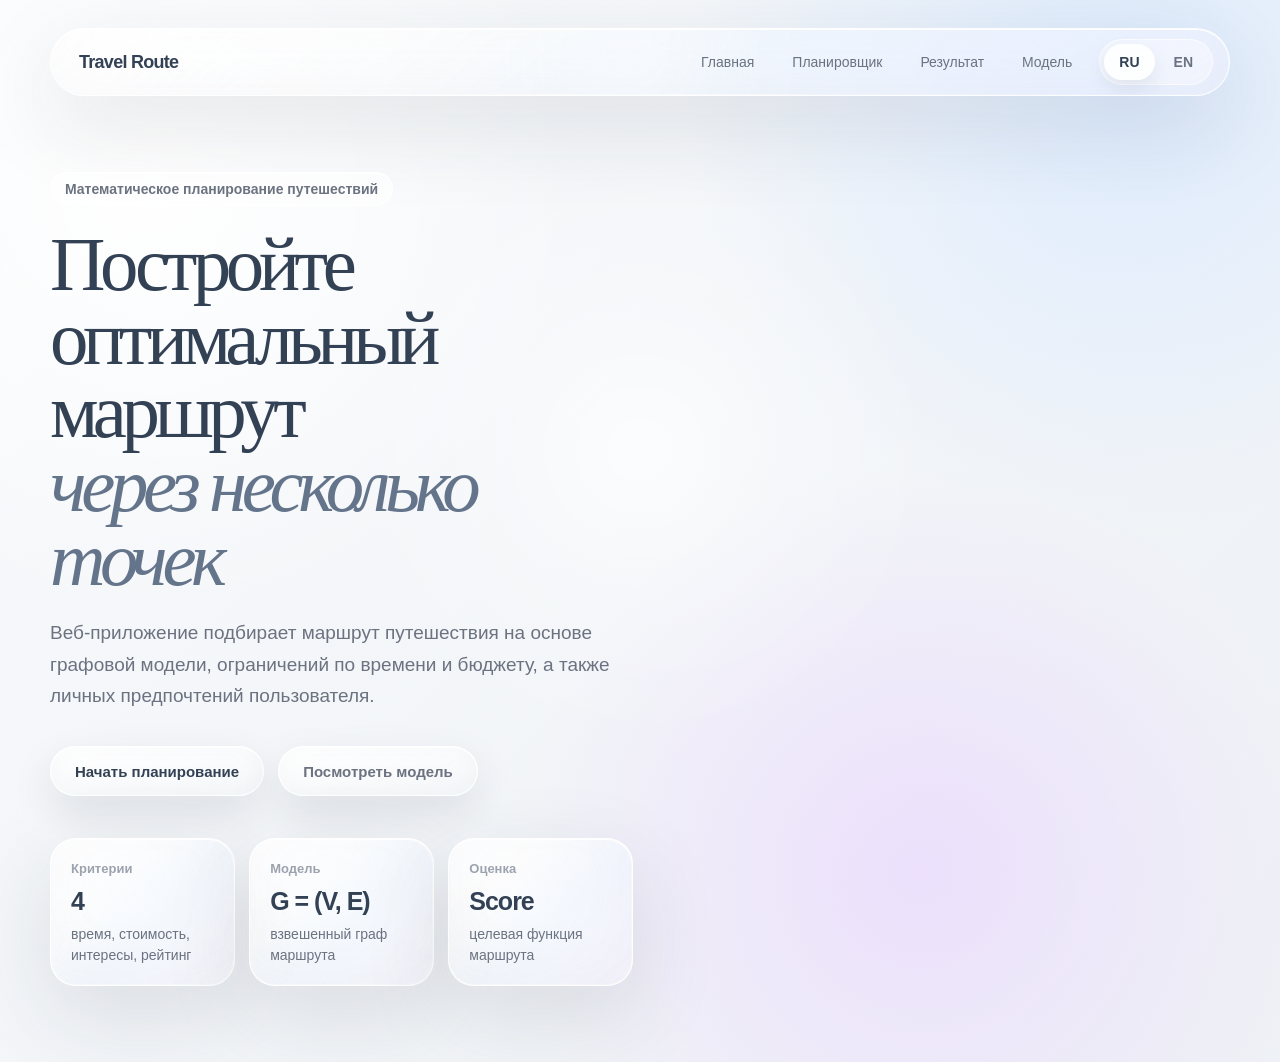
<file: frontend/index.html>
<!DOCTYPE html>
<html lang="ru">
<head>
    <meta charset="UTF-8">
    <title>Travel Route Optimizer</title>
    <meta name="viewport" content="width=device-width, initial-scale=1.0">

    <link rel="stylesheet" href="css/style.css">
    <link rel="stylesheet" href="css/landing.css">
</head>
<body>

<div class="page-shell">

    <header class="navbar glass-panel">
        <div class="nav-title">Travel Route</div>

        <nav class="nav-links">
            <a href="index.html" data-i18n="nav_home">Главная</a>
            <a href="planner.html" data-i18n="nav_planner">Планировщик</a>
            <a href="result.html" data-i18n="nav_result">Результат</a>
            <a href="about.html" data-i18n="nav_model">Модель</a>

            <div class="lang-toggle">
                <button class="active" data-lang="ru">RU</button>
                <button data-lang="en">EN</button>
            </div>
        </nav>
    </header>

    <main class="hero-section">

        <section class="hero-content reveal">
            <div class="eyebrow" data-i18n="hero_eyebrow">
                Математическое планирование путешествий
            </div>

            <h1 data-i18n="hero_title">
                Постройте оптимальный маршрут
                <span>через несколько точек</span>
            </h1>

            <p class="hero-description" data-i18n="hero_description">
                Веб-приложение подбирает маршрут путешествия на основе графовой модели,
                ограничений по времени и бюджету, а также личных предпочтений пользователя.
            </p>

            <div class="hero-actions reveal reveal-delay-1">
                <a href="planner.html" class="glass-button primary-button" data-i18n="hero_start">
                    Начать планирование
                </a>
                <a href="about.html" class="glass-button secondary-button" data-i18n="hero_model">
                    Посмотреть модель
                </a>
            </div>

            <div class="stats-row reveal reveal-delay-2">
                <div class="stat-card glass-panel">
                    <span data-i18n="stat_criteria_label">Критерии</span>
                    <strong>4</strong>
                    <p data-i18n="stat_criteria_text">
                        время, стоимость, интересы, рейтинг
                    </p>
                </div>

                <div class="stat-card glass-panel">
                    <span data-i18n="stat_model_label">Модель</span>
                    <strong>G = (V, E)</strong>
                    <p data-i18n="stat_model_text">
                        взвешенный граф маршрута
                    </p>
                </div>

                <div class="stat-card glass-panel">
                    <span data-i18n="stat_score_label">Оценка</span>
                    <strong>Score</strong>
                    <p data-i18n="stat_score_text">
                        целевая функция маршрута
                    </p>
                </div>
            </div>
        </section>

        <section class="hero-visual glass-panel reveal reveal-delay-3">
            <div class="map-card">
                <div class="map-header">
                    <div>
                        <span class="small-label">Route Preview</span>
                        <h2 data-i18n="route_preview_title">
                            Амстердам → Роттердам
                        </h2>
                    </div>

                    <span class="score-badge">91/100</span>
                </div>

                <div class="abstract-map">
                    <div class="liquid-orb"></div>
                    <div class="route-line"></div>

                    <div class="map-point point-a">
                        <span></span>
                        <p data-i18n="city_amsterdam">Амстердам</p>
                    </div>

                    <div class="map-point point-b">
                        <span></span>
                        <p data-i18n="city_utrecht">Утрехт</p>
                    </div>

                    <div class="map-point point-c">
                        <span></span>
                        <p data-i18n="city_leiden">Лейден</p>
                    </div>

                    <div class="map-point point-d">
                        <span></span>
                        <p data-i18n="city_rotterdam">Роттердам</p>
                    </div>
                </div>

                <div class="summary-grid">
                    <div>
                        <span data-i18n="summary_time">Время</span>
                        <strong>18.4 ч</strong>
                    </div>

                    <div>
                        <span data-i18n="summary_cost">Стоимость</span>
                        <strong>$214 / ₽19 260</strong>
                    </div>

                    <div>
                        <span data-i18n="summary_stops">Остановки</span>
                        <strong>3</strong>
                    </div>

                    <div>
                        <span data-i18n="summary_interests">Интересы</span>
                        <strong>87%</strong>
                    </div>
                </div>
            </div>
        </section>

    </main>

</div>

<script src="js/app.js"></script>
</body>
</html>
</file>
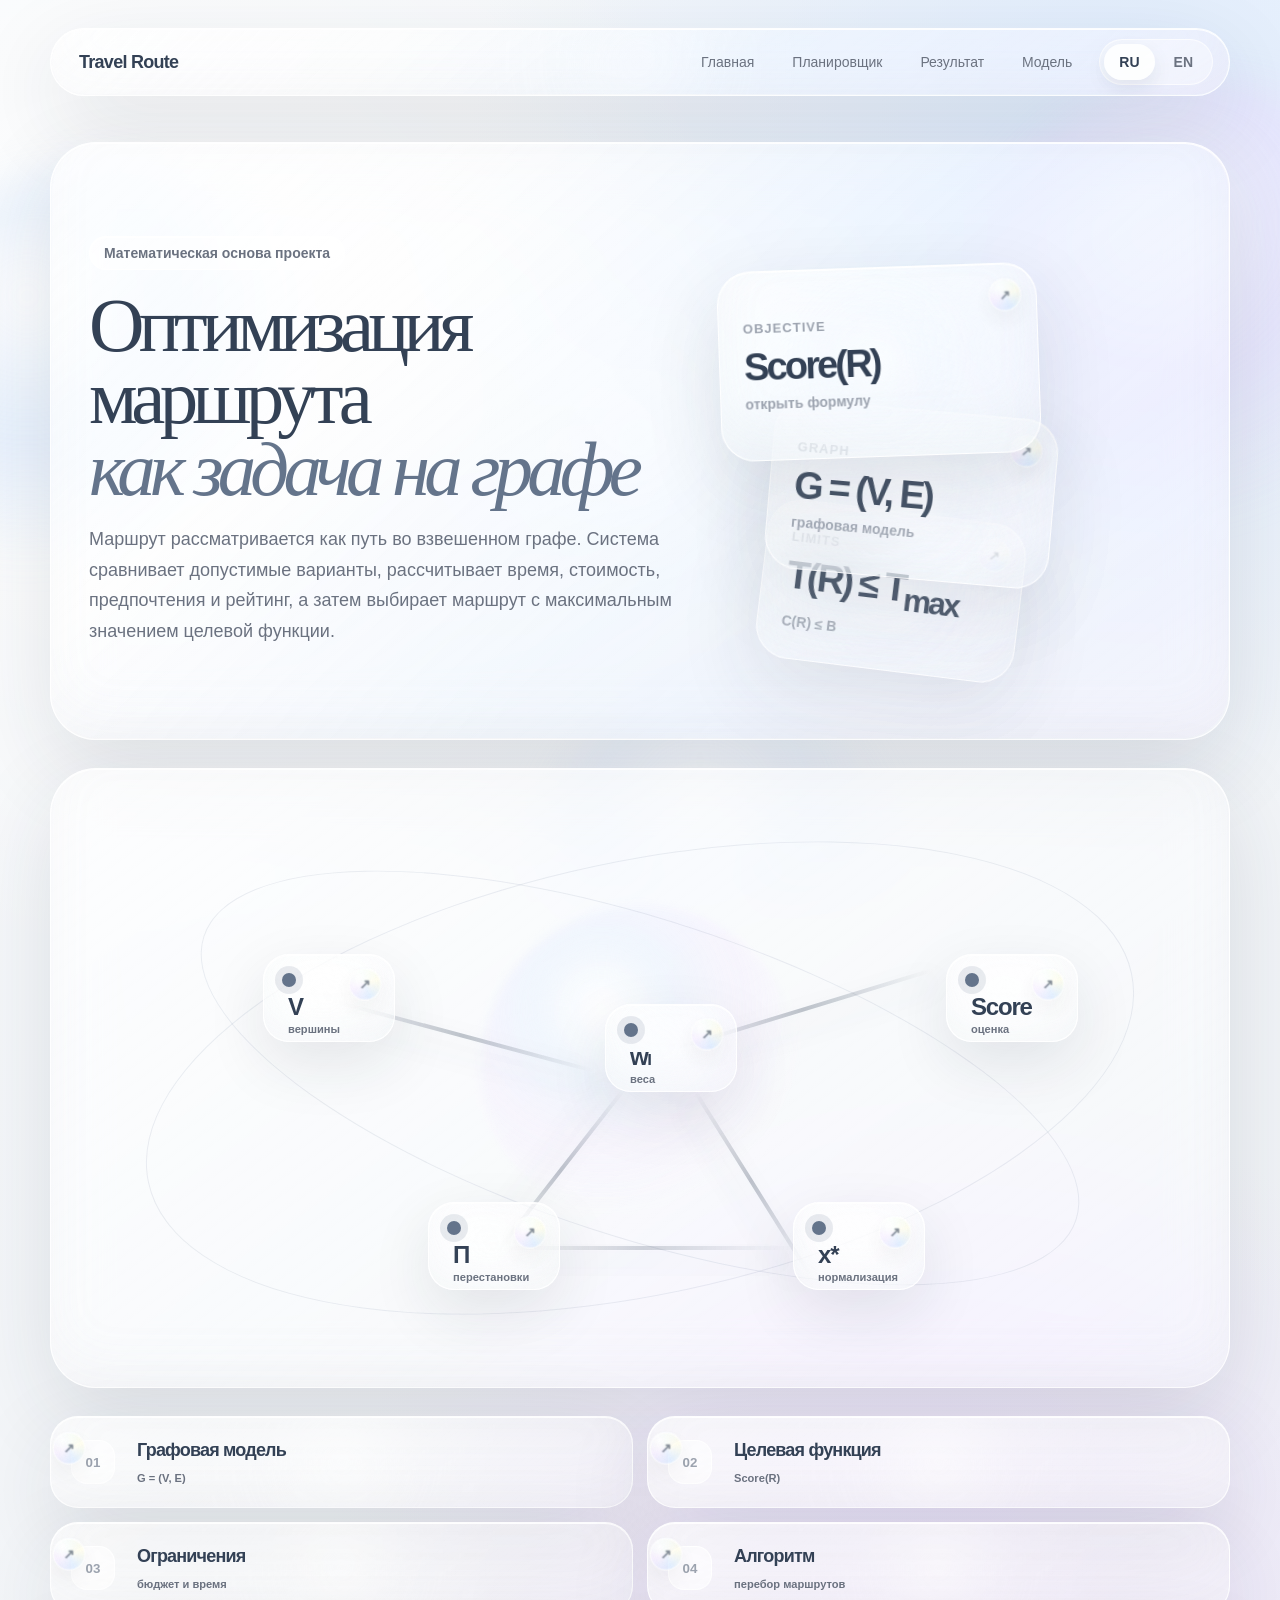
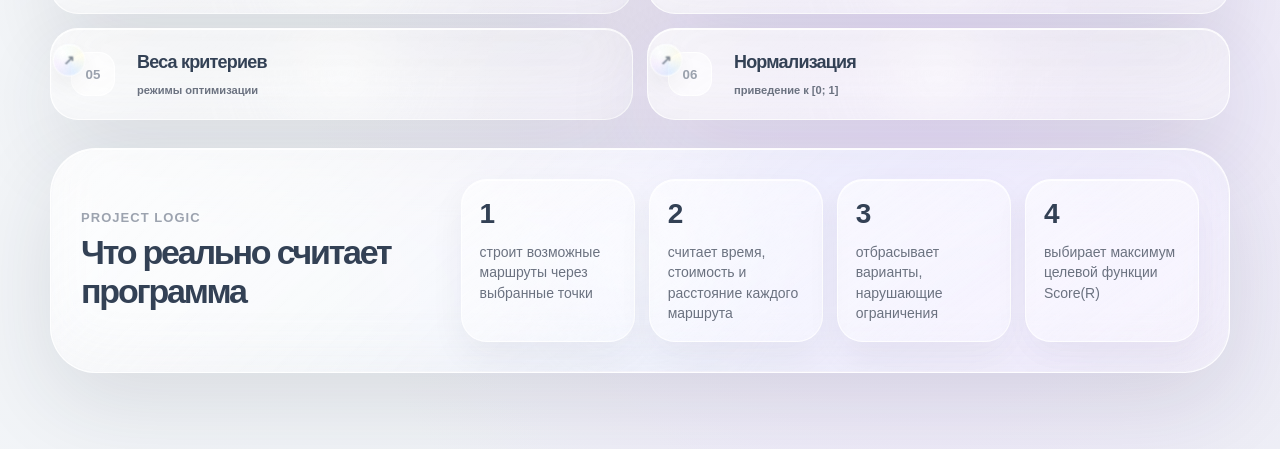
<file: frontend/about.html>
<!DOCTYPE html>
<html lang="ru">
<head>
    <meta charset="UTF-8">
    <title>Математическая модель — Travel Route</title>
    <meta name="viewport" content="width=device-width, initial-scale=1.0">

    <link rel="stylesheet" href="css/style.css">
    <link rel="stylesheet" href="css/about.css">
    <link rel="stylesheet" href="css/liquid-upgrade.css">
    <link rel="stylesheet" href="css/graph-align.css">
</head>
<body>

<div class="model-background-layer">
    <div class="liquid-blob blob-one"></div>
    <div class="liquid-blob blob-two"></div>
    <div class="liquid-blob blob-three"></div>
</div>

<div class="page-shell model-page">

    <header class="navbar glass-panel">
        <div class="nav-title">Travel Route</div>

        <nav class="nav-links">
            <a href="index.html" data-i18n="nav_home">Главная</a>
            <a href="planner.html" data-i18n="nav_planner">Планировщик</a>
            <a href="result.html" data-i18n="nav_result">Результат</a>
            <a href="about.html" data-i18n="nav_model">Модель</a>

            <div class="lang-toggle">
                <button class="active" data-lang="ru" type="button">RU</button>
                <button data-lang="en" type="button">EN</button>
            </div>
        </nav>
    </header>

    <main class="liquid-model-layout">

        <section class="model-intro glass-panel reveal">
            <div class="intro-copy">
                <span class="eyebrow">Математическая основа проекта</span>

                <h1>
                    Оптимизация маршрута
                    <span>как задача на графе</span>
                </h1>

                <p>
                    Маршрут рассматривается как путь во взвешенном графе. Система сравнивает
                    допустимые варианты, рассчитывает время, стоимость, предпочтения и рейтинг,
                    а затем выбирает маршрут с максимальным значением целевой функции.
                </p>
            </div>

            <div class="intro-glass-stack">
                <button class="floating-formula-card card-front" data-modal="objective" type="button">
                    <span>Objective</span>
                    <strong>Score(R)</strong>
                    <small>открыть формулу</small>
                </button>

                <button class="floating-formula-card card-middle" data-modal="graph" type="button">
                    <span>Graph</span>
                    <strong>G = (V, E)</strong>
                    <small>графовая модель</small>
                </button>

                <button class="floating-formula-card card-back" data-modal="constraints" type="button">
                    <span>Limits</span>
                    <strong>T(R) ≤ T<sub>max</sub></strong>
                    <small>C(R) ≤ B</small>
                </button>
            </div>
        </section>

        <section class="interactive-zone">

            <div class="glass-map-stage glass-panel reveal reveal-delay-1">
                <div class="stage-light"></div>

                <div class="graph-orbit orbit-one"></div>
                <div class="graph-orbit orbit-two"></div>

                <div class="graph-edge edge-a"></div>
                <div class="graph-edge edge-b"></div>
                <div class="graph-edge edge-c"></div>
                <div class="graph-edge edge-d"></div>

                <button class="graph-node node-a" data-modal="graph" type="button">
                    <span></span>
                    <strong>V</strong>
                    <small>вершины</small>
                </button>

                <button class="graph-node node-b" data-modal="weights" type="button">
                    <span></span>
                    <strong>wᵢ</strong>
                    <small>веса</small>
                </button>

                <button class="graph-node node-c" data-modal="objective" type="button">
                    <span></span>
                    <strong>Score</strong>
                    <small>оценка</small>
                </button>

                <button class="graph-node node-d" data-modal="algorithm" type="button">
                    <span></span>
                    <strong>Π</strong>
                    <small>перестановки</small>
                </button>

                <button class="graph-node node-e" data-modal="normalization" type="button">
                    <span></span>
                    <strong>x*</strong>
                    <small>нормализация</small>
                </button>
            </div>

            <div class="model-actions reveal reveal-delay-2">
                <button class="topic-chip glass-panel" data-modal="graph" type="button">
                    <span>01</span>
                    <strong>Графовая модель</strong>
                    <small>G = (V, E)</small>
                </button>

                <button class="topic-chip glass-panel" data-modal="objective" type="button">
                    <span>02</span>
                    <strong>Целевая функция</strong>
                    <small>Score(R)</small>
                </button>

                <button class="topic-chip glass-panel" data-modal="constraints" type="button">
                    <span>03</span>
                    <strong>Ограничения</strong>
                    <small>бюджет и время</small>
                </button>

                <button class="topic-chip glass-panel" data-modal="algorithm" type="button">
                    <span>04</span>
                    <strong>Алгоритм</strong>
                    <small>перебор маршрутов</small>
                </button>

                <button class="topic-chip glass-panel" data-modal="weights" type="button">
                    <span>05</span>
                    <strong>Веса критериев</strong>
                    <small>режимы оптимизации</small>
                </button>

                <button class="topic-chip glass-panel" data-modal="normalization" type="button">
                    <span>06</span>
                    <strong>Нормализация</strong>
                    <small>приведение к [0; 1]</small>
                </button>
            </div>

        </section>

        <section class="compact-explanation glass-panel reveal reveal-delay-3">
            <div>
                <span class="small-label">Project Logic</span>
                <h2>Что реально считает программа</h2>
            </div>

            <div class="logic-grid">
                <div>
                    <strong>1</strong>
                    <span>строит возможные маршруты через выбранные точки</span>
                </div>

                <div>
                    <strong>2</strong>
                    <span>считает время, стоимость и расстояние каждого маршрута</span>
                </div>

                <div>
                    <strong>3</strong>
                    <span>отбрасывает варианты, нарушающие ограничения</span>
                </div>

                <div>
                    <strong>4</strong>
                    <span>выбирает максимум целевой функции Score(R)</span>
                </div>
            </div>
        </section>

    </main>

</div>

<div class="modal-overlay" id="modelModal">
    <div class="modal-backdrop" data-close-modal></div>

    <section class="modal-glass-card">
        <button class="modal-close" data-close-modal type="button">×</button>

        <div class="modal-content" id="modalContent"></div>
    </section>
</div>

<script src="js/app.js"></script>
<script src="js/about.js"></script>
</body>
</html>
</file>
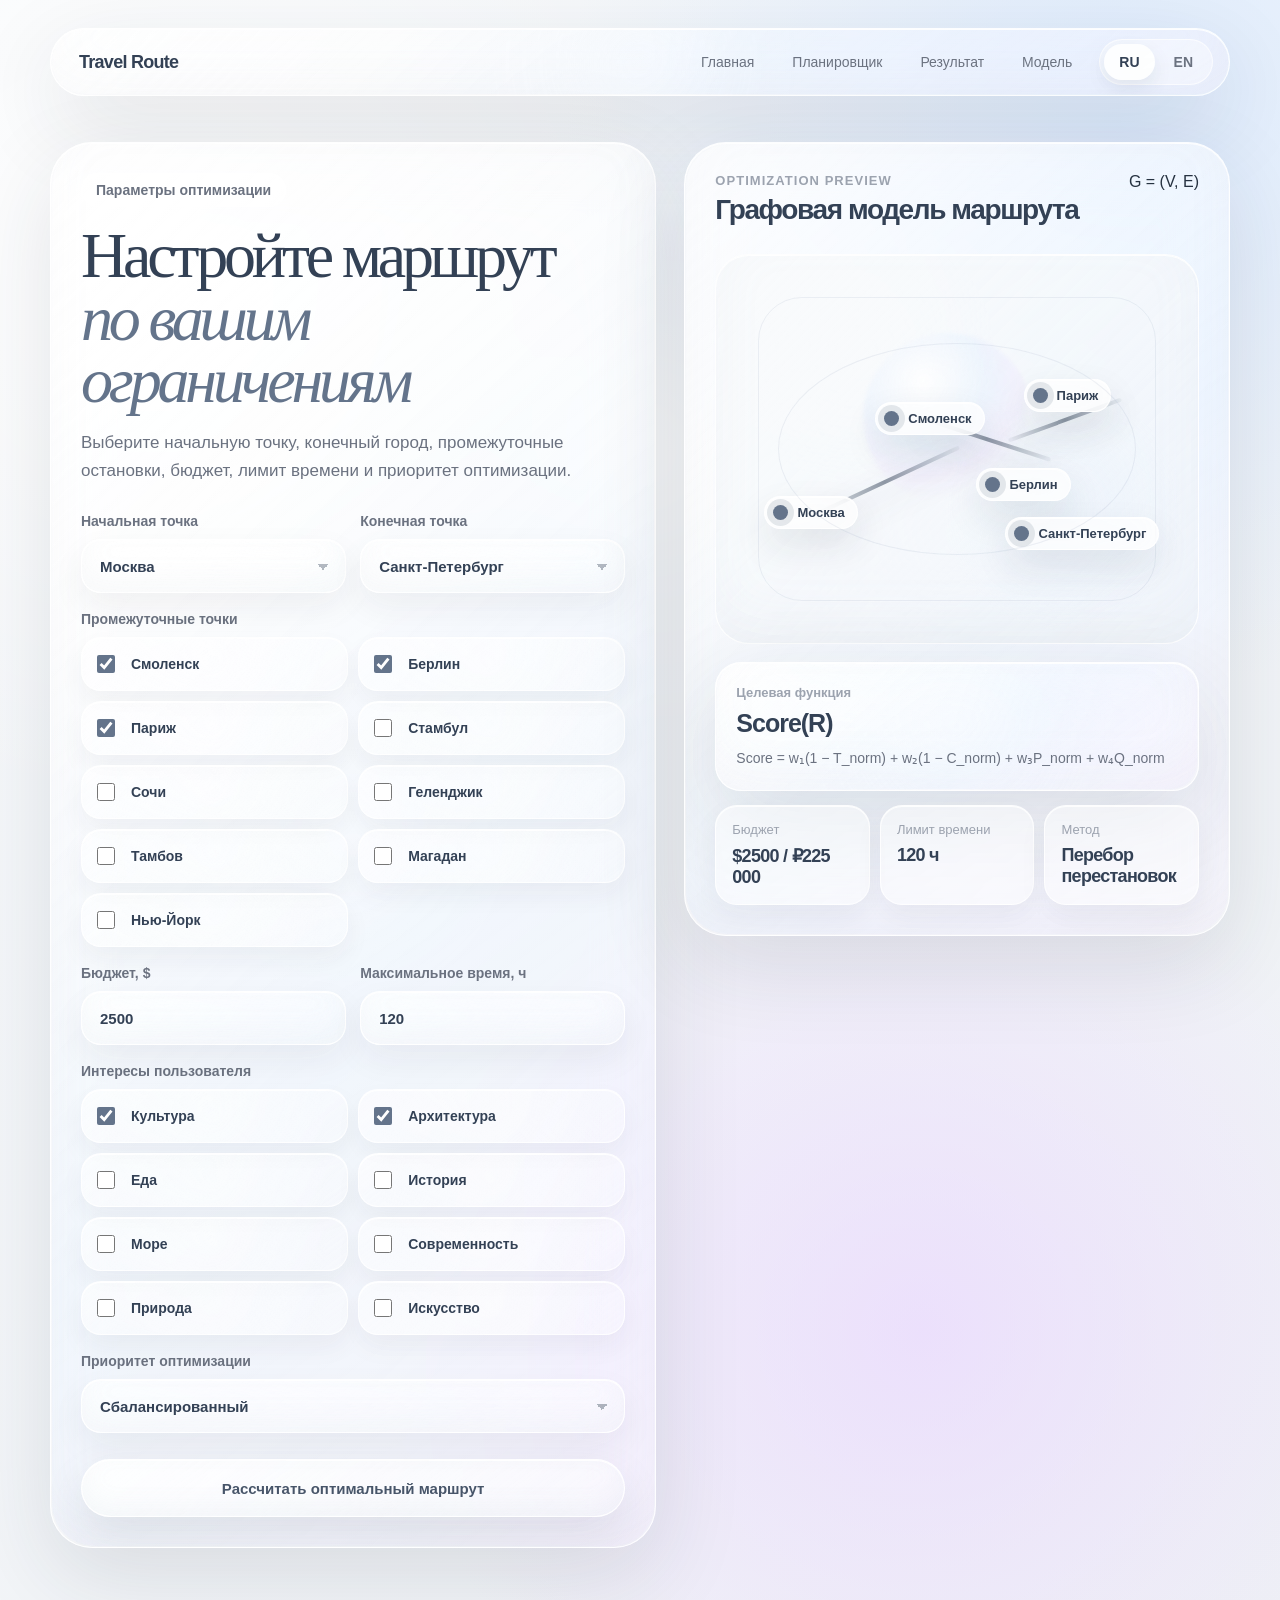
<file: frontend/planner.html>
<!DOCTYPE html>
<html lang="ru">
<head>
    <meta charset="UTF-8">
    <title>Планировщик маршрута — Travel Route</title>
    <meta name="viewport" content="width=device-width, initial-scale=1.0">

    <link rel="stylesheet" href="css/style.css">
    <link rel="stylesheet" href="css/planner.css">
</head>
<body>

<div class="page-shell">

    <header class="navbar glass-panel">
        <div class="nav-title">Travel Route</div>

        <nav class="nav-links">
            <a href="index.html" data-i18n="nav_home">Главная</a>
            <a href="planner.html" data-i18n="nav_planner">Планировщик</a>
            <a href="result.html" data-i18n="nav_result">Результат</a>
            <a href="about.html" data-i18n="nav_model">Модель</a>

            <div class="lang-toggle">
                <button class="active" data-lang="ru" type="button">RU</button>
                <button data-lang="en" type="button">EN</button>
            </div>
        </nav>
    </header>

    <main class="planner-layout">

        <section class="planner-panel glass-panel reveal">
            <div class="section-heading">
                <span class="eyebrow" data-i18n="planner_eyebrow">
                    Параметры оптимизации
                </span>

                <h1 data-i18n="planner_title">
                    Настройте маршрут
                    <span>по вашим ограничениям</span>
                </h1>

                <p data-i18n="planner_description">
                    Выберите начальную точку, конечный город, промежуточные остановки,
                    бюджет, лимит времени и приоритет оптимизации.
                </p>
            </div>

            <form class="route-form" id="routeForm">

                <div class="form-grid">
                    <label class="input-group">
                        <span data-i18n="field_start">Начальная точка</span>
                        <select id="start" name="start">
                            <option value="Moscow" data-city="Moscow">Москва</option>
                            <option value="Saint Petersburg" data-city="Saint Petersburg">Санкт-Петербург</option>
                            <option value="Smolensk" data-city="Smolensk">Смоленск</option>
                            <option value="Paris" data-city="Paris">Париж</option>
                            <option value="New York" data-city="New York">Нью-Йорк</option>
                            <option value="Sochi" data-city="Sochi">Сочи</option>
                            <option value="Tambov" data-city="Tambov">Тамбов</option>
                            <option value="Berlin" data-city="Berlin">Берлин</option>
                            <option value="Gelendzhik" data-city="Gelendzhik">Геленджик</option>
                            <option value="Istanbul" data-city="Istanbul">Стамбул</option>
                            <option value="Magadan" data-city="Magadan">Магадан</option>
                        </select>
                    </label>

                    <label class="input-group">
                        <span data-i18n="field_finish">Конечная точка</span>
                        <select id="finish" name="finish">
                            <option value="Saint Petersburg" data-city="Saint Petersburg">Санкт-Петербург</option>
                            <option value="Moscow" data-city="Moscow">Москва</option>
                            <option value="Smolensk" data-city="Smolensk">Смоленск</option>
                            <option value="Paris" data-city="Paris">Париж</option>
                            <option value="New York" data-city="New York">Нью-Йорк</option>
                            <option value="Sochi" data-city="Sochi">Сочи</option>
                            <option value="Tambov" data-city="Tambov">Тамбов</option>
                            <option value="Berlin" data-city="Berlin">Берлин</option>
                            <option value="Gelendzhik" data-city="Gelendzhik">Геленджик</option>
                            <option value="Istanbul" data-city="Istanbul">Стамбул</option>
                            <option value="Magadan" data-city="Magadan">Магадан</option>
                        </select>
                    </label>
                </div>

                <div class="input-group">
                    <span data-i18n="field_stops">Промежуточные точки</span>

                    <div class="checkbox-grid">
                        <label>
                            <input type="checkbox" name="stops" value="Smolensk" checked>
                            <span data-city="Smolensk">Смоленск</span>
                        </label>

                        <label>
                            <input type="checkbox" name="stops" value="Berlin" checked>
                            <span data-city="Berlin">Берлин</span>
                        </label>

                        <label>
                            <input type="checkbox" name="stops" value="Paris" checked>
                            <span data-city="Paris">Париж</span>
                        </label>

                        <label>
                            <input type="checkbox" name="stops" value="Istanbul">
                            <span data-city="Istanbul">Стамбул</span>
                        </label>

                        <label>
                            <input type="checkbox" name="stops" value="Sochi">
                            <span data-city="Sochi">Сочи</span>
                        </label>

                        <label>
                            <input type="checkbox" name="stops" value="Gelendzhik">
                            <span data-city="Gelendzhik">Геленджик</span>
                        </label>

                        <label>
                            <input type="checkbox" name="stops" value="Tambov">
                            <span data-city="Tambov">Тамбов</span>
                        </label>

                        <label>
                            <input type="checkbox" name="stops" value="Magadan">
                            <span data-city="Magadan">Магадан</span>
                        </label>

                        <label>
                            <input type="checkbox" name="stops" value="New York">
                            <span data-city="New York">Нью-Йорк</span>
                        </label>
                    </div>
                </div>

                <div class="form-grid">
                    <label class="input-group">
                        <span data-i18n="field_budget">Бюджет, $</span>
                        <input id="budget" name="budget" type="number" value="2500" min="50">
                    </label>

                    <label class="input-group">
                        <span data-i18n="field_time">Максимальное время, ч</span>
                        <input id="maxTime" name="maxTime" type="number" value="120" min="1">
                    </label>
                </div>

                <div class="input-group">
                    <span data-i18n="field_preferences">Интересы пользователя</span>

                    <div class="checkbox-grid">
                        <label>
                            <input type="checkbox" name="preferences" value="culture" checked>
                            <span data-i18n="pref_culture">Культура</span>
                        </label>

                        <label>
                            <input type="checkbox" name="preferences" value="architecture" checked>
                            <span data-i18n="pref_architecture">Архитектура</span>
                        </label>

                        <label>
                            <input type="checkbox" name="preferences" value="food">
                            <span data-i18n="pref_food">Еда</span>
                        </label>

                        <label>
                            <input type="checkbox" name="preferences" value="history">
                            <span data-i18n="pref_history">История</span>
                        </label>

                        <label>
                            <input type="checkbox" name="preferences" value="sea">
                            <span data-i18n="pref_sea">Море</span>
                        </label>

                        <label>
                            <input type="checkbox" name="preferences" value="modern">
                            <span data-i18n="pref_modern">Современность</span>
                        </label>

                        <label>
                            <input type="checkbox" name="preferences" value="nature">
                            <span data-i18n="pref_nature">Природа</span>
                        </label>

                        <label>
                            <input type="checkbox" name="preferences" value="art">
                            <span data-i18n="pref_art">Искусство</span>
                        </label>
                    </div>
                </div>

                <label class="input-group">
                    <span data-i18n="field_priority">Приоритет оптимизации</span>

                    <select id="priority" name="priority">
                        <option value="balanced" data-i18n="priority_balanced">Сбалансированный</option>
                        <option value="fast" data-i18n="priority_fast">Минимум времени</option>
                        <option value="cheap" data-i18n="priority_cheap">Минимум стоимости</option>
                        <option value="preferences" data-i18n="priority_preferences">Максимум интересов</option>
                    </select>
                </label>

                <button type="submit" class="glass-button submit-button" data-i18n="button_optimize">
                    Рассчитать оптимальный маршрут
                </button>

            </form>
        </section>

        <section class="planner-preview glass-panel reveal reveal-delay-1">
            <div class="preview-top">
                <div>
                    <span class="small-label">Optimization Preview</span>
                    <h2 data-i18n="preview_title">Графовая модель маршрута</h2>
                </div>

                <span class="score-badge">G = (V, E)</span>
            </div>

            <div class="planner-map">
                <div class="liquid-orb"></div>
                <div class="planner-route-line line-one"></div>
                <div class="planner-route-line line-two"></div>
                <div class="planner-route-line line-three"></div>

                <div class="map-node node-start">
                    <span></span>
                    <p data-city="Moscow">Москва</p>
                </div>

                <div class="map-node node-utrecht">
                    <span></span>
                    <p data-city="Smolensk">Смоленск</p>
                </div>

                <div class="map-node node-hague">
                    <span></span>
                    <p data-city="Berlin">Берлин</p>
                </div>

                <div class="map-node node-leiden">
                    <span></span>
                    <p data-city="Paris">Париж</p>
                </div>

                <div class="map-node node-finish">
                    <span></span>
                    <p data-city="Saint Petersburg">Санкт-Петербург</p>
                </div>
            </div>

            <div class="formula-card glass-panel">
                <span data-i18n="formula_label">Целевая функция</span>
                <strong>Score(R)</strong>
                <p>
                    Score = w₁(1 − T_norm) + w₂(1 − C_norm) + w₃P_norm + w₄Q_norm
                </p>
            </div>

            <div class="mini-summary">
                <div>
                    <span data-i18n="summary_budget">Бюджет</span>
                    <strong>$2500 / ₽225 000</strong>
                </div>

                <div>
                    <span data-i18n="summary_limit">Лимит времени</span>
                    <strong>120 ч</strong>
                </div>

                <div>
                    <span data-i18n="summary_method">Метод</span>
                    <strong data-i18n="summary_method_value">Перебор перестановок</strong>
                </div>
            </div>
        </section>

    </main>

</div>

<script src="js/app.js"></script>
<script src="js/planner.js"></script>
</body>
</html>
</file>
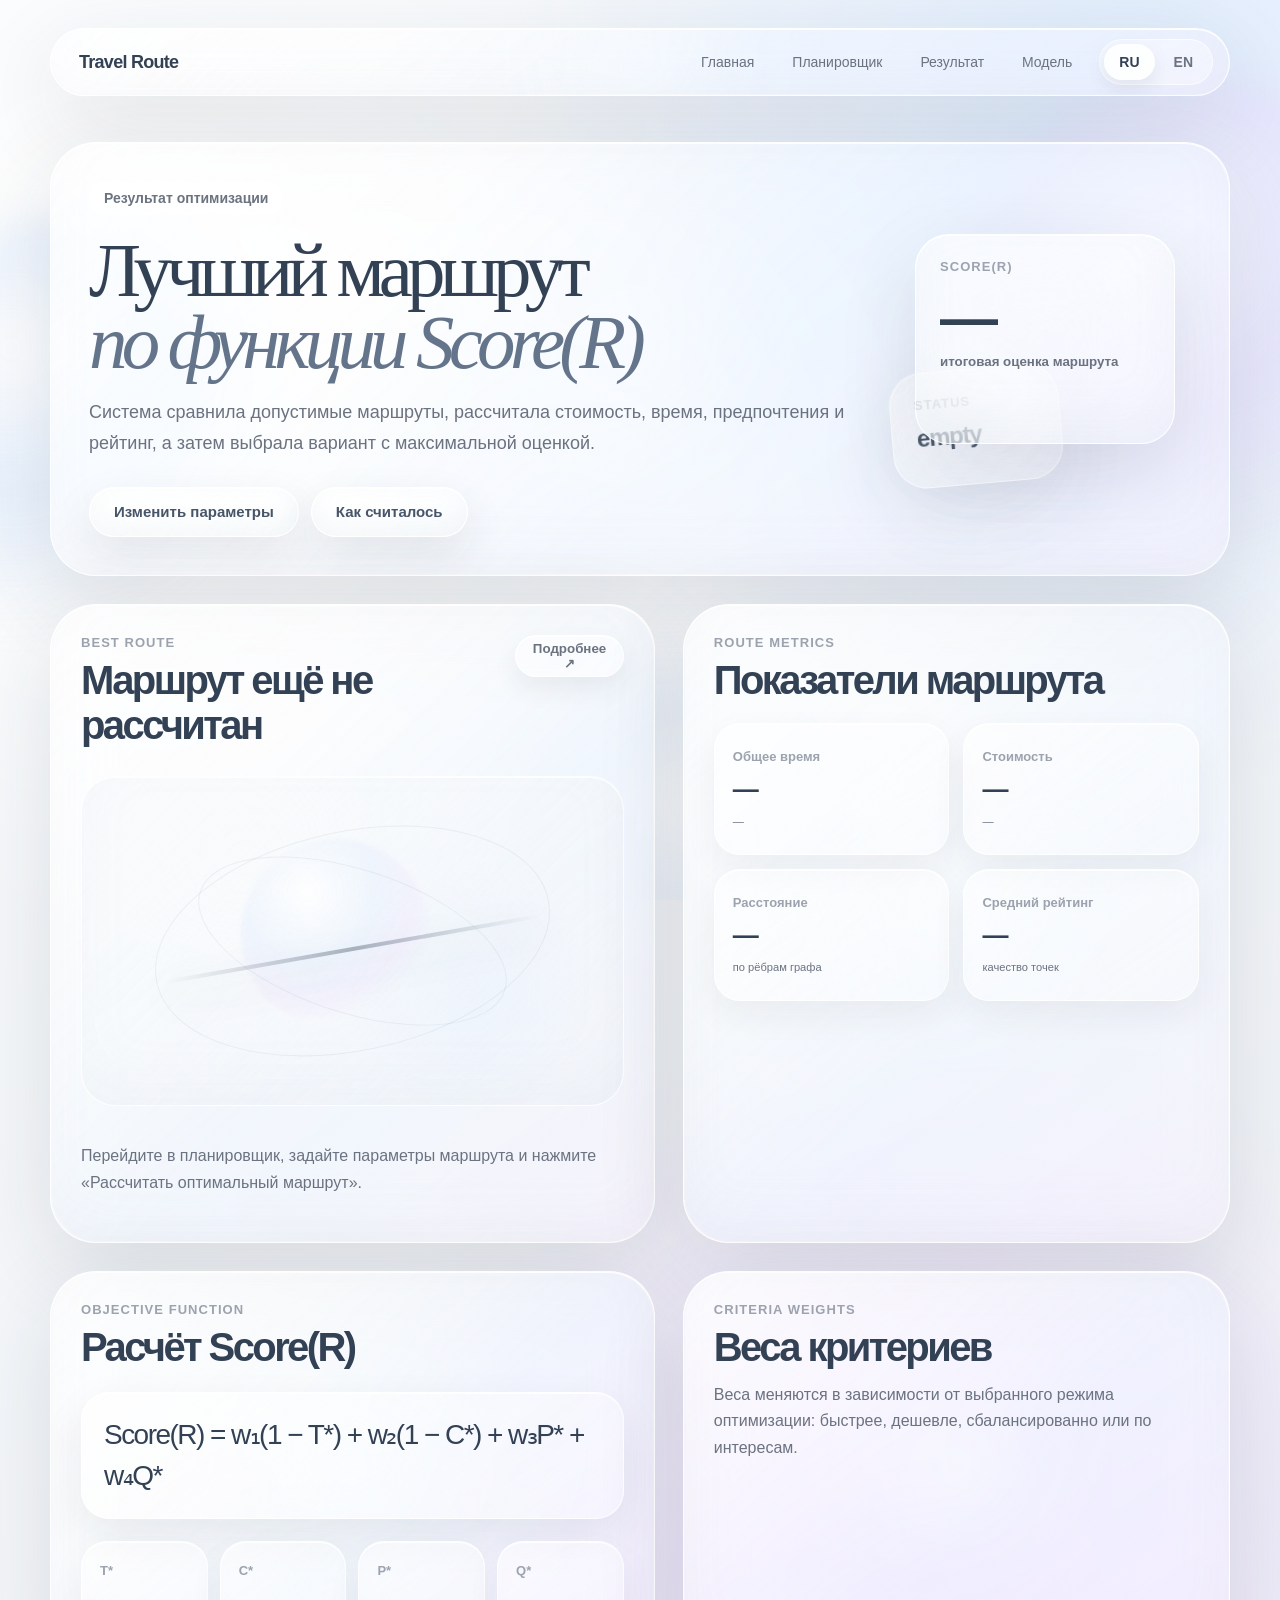
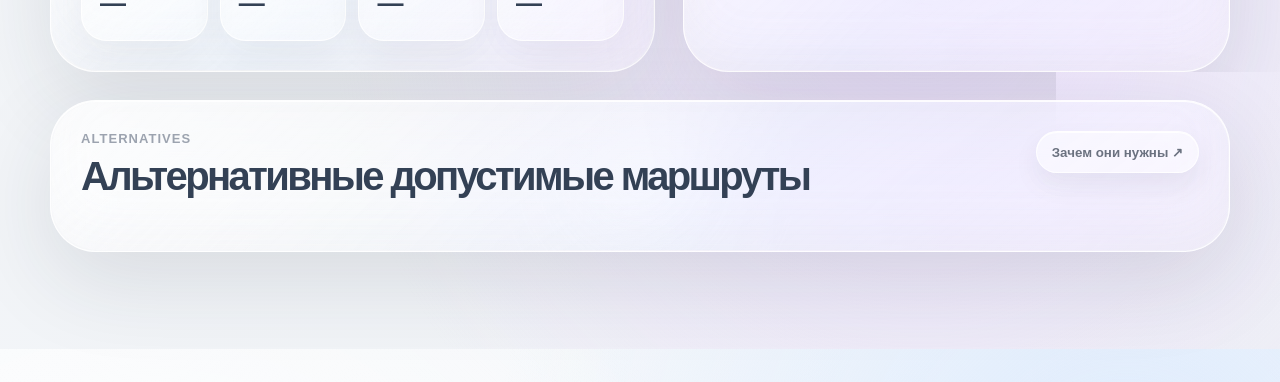
<file: frontend/result.html>
<!DOCTYPE html>
<html lang="ru">
<head>
    <meta charset="UTF-8">
    <title>Результат оптимизации — Travel Route</title>
    <meta name="viewport" content="width=device-width, initial-scale=1.0">

    <link rel="stylesheet" href="css/style.css">
    <link rel="stylesheet" href="css/result.css">
    <link rel="stylesheet" href="css/liquid-upgrade.css">
</head>
<body>

<div class="result-background-layer">
    <div class="result-blob blob-result-one"></div>
    <div class="result-blob blob-result-two"></div>
    <div class="result-blob blob-result-three"></div>
</div>

<div class="page-shell result-page">

    <header class="navbar glass-panel">
        <div class="nav-title">Travel Route</div>

        <nav class="nav-links">
            <a href="index.html" data-i18n="nav_home">Главная</a>
            <a href="planner.html" data-i18n="nav_planner">Планировщик</a>
            <a href="result.html" data-i18n="nav_result">Результат</a>
            <a href="about.html" data-i18n="nav_model">Модель</a>

            <div class="lang-toggle">
                <button class="active" data-lang="ru" type="button">RU</button>
                <button data-lang="en" type="button">EN</button>
            </div>
        </nav>
    </header>

    <main class="premium-result-layout">

        <section class="result-intro glass-panel reveal">
            <div class="result-intro-copy">
                <span class="eyebrow">Результат оптимизации</span>

                <h1>
                    Лучший маршрут
                    <span>по функции Score(R)</span>
                </h1>

                <p id="resultExplanation">
                    Система сравнила допустимые маршруты, рассчитала стоимость, время,
                    предпочтения и рейтинг, а затем выбрала вариант с максимальной оценкой.
                </p>

                <div class="result-actions">
                    <a href="planner.html" class="glass-button">Изменить параметры</a>
                    <button class="glass-button" type="button" data-result-modal="model">
                        Как считалось
                    </button>
                </div>
            </div>

            <div class="result-score-stack">
                <div class="score-main-card">
                    <span>Score(R)</span>
                    <strong id="scorePercent">—</strong>
                    <small>итоговая оценка маршрута</small>
                </div>

                <div class="score-mini-card">
                    <span>status</span>
                    <strong id="statusText">ready</strong>
                </div>
            </div>
        </section>

        <section class="route-stage-grid">

            <div class="route-stage glass-panel reveal reveal-delay-1">
                <div class="stage-header">
                    <div>
                        <span class="small-label">Best Route</span>
                        <h2 id="routeTitle">Маршрут не рассчитан</h2>
                    </div>

                    <button class="stage-chip" type="button" data-result-modal="route">
                        Подробнее ↗
                    </button>
                </div>

                <div class="route-visual-stage">
                    <div class="route-liquid-orb"></div>
                    <div class="route-line-visual"></div>
                    <div id="routeNodes" class="route-nodes"></div>
                </div>

                <div class="route-path" id="routePath"></div>
            </div>

            <div class="metrics-panel glass-panel reveal reveal-delay-2">
                <span class="small-label">Route Metrics</span>
                <h2>Показатели маршрута</h2>

                <div class="metrics-grid">
                    <button class="metric-card" type="button" data-result-modal="time">
                        <span>Общее время</span>
                        <strong id="totalTime">—</strong>
                        <small id="timeDetails">—</small>
                    </button>

                    <button class="metric-card" type="button" data-result-modal="cost">
                        <span>Стоимость</span>
                        <strong id="totalCost">—</strong>
                        <small id="costDetails">—</small>
                    </button>

                    <button class="metric-card" type="button" data-result-modal="distance">
                        <span>Расстояние</span>
                        <strong id="distance">—</strong>
                        <small>по рёбрам графа</small>
                    </button>

                    <button class="metric-card" type="button" data-result-modal="rating">
                        <span>Средний рейтинг</span>
                        <strong id="averageRating">—</strong>
                        <small>качество точек</small>
                    </button>
                </div>
            </div>

        </section>

        <section class="math-result-grid">

            <div class="formula-result-card glass-panel reveal reveal-delay-2">
                <span class="small-label">Objective Function</span>
                <h2>Расчёт Score(R)</h2>

                <div class="result-formula">
                    Score(R) = w₁(1 − T*) + w₂(1 − C*) + w₃P* + w₄Q*
                </div>

                <div class="norm-grid">
                    <button type="button" data-result-modal="normalization">
                        <span>T*</span>
                        <strong id="timeNorm">—</strong>
                    </button>

                    <button type="button" data-result-modal="normalization">
                        <span>C*</span>
                        <strong id="costNorm">—</strong>
                    </button>

                    <button type="button" data-result-modal="preferences">
                        <span>P*</span>
                        <strong id="preferenceNorm">—</strong>
                    </button>

                    <button type="button" data-result-modal="rating">
                        <span>Q*</span>
                        <strong id="ratingNorm">—</strong>
                    </button>
                </div>
            </div>

            <div class="weights-result-card glass-panel reveal reveal-delay-3">
                <span class="small-label">Criteria Weights</span>
                <h2>Веса критериев</h2>
                <p>
                    Веса меняются в зависимости от выбранного режима оптимизации:
                    быстрее, дешевле, сбалансированно или по интересам.
                </p>

                <div id="weightsList" class="weights-list"></div>
            </div>

        </section>

        <section class="alternatives-section glass-panel reveal reveal-delay-3">
            <div class="alternatives-header">
                <div>
                    <span class="small-label">Alternatives</span>
                    <h2>Альтернативные допустимые маршруты</h2>
                </div>

                <button class="stage-chip" type="button" data-result-modal="alternatives">
                    Зачем они нужны ↗
                </button>
            </div>

            <div id="alternativesList" class="alternatives-list"></div>
        </section>

    </main>

</div>

<div class="modal-overlay" id="resultModal">
    <div class="modal-backdrop" data-close-result-modal></div>

    <section class="modal-glass-card">
        <button class="modal-close" data-close-result-modal type="button">×</button>
        <div class="modal-content" id="resultModalContent"></div>
    </section>
</div>

<script src="js/app.js"></script>
<script src="js/result.js"></script>
</body>
</html>
</file>
<file: frontend/css/style.css>
:root {
    --bg-main: #f4f5f7;
    --bg-soft: #ffffff;

    --text-main: #263241;
    --text-deep: #1f2937;
    --text-heading: #334155;
    --text-muted: #6b7280;
    --text-light: #9ca3af;

    --glass-bg: rgba(255, 255, 255, 0.48);
    --glass-bg-strong: rgba(255, 255, 255, 0.66);
    --glass-border: rgba(255, 255, 255, 0.78);
    --glass-shadow: 0 28px 90px rgba(31, 41, 55, 0.12);

    --radius-xl: 34px;
    --radius-lg: 26px;
    --radius-md: 18px;

    --accent: #64748b;
    --accent-dark: #475569;
    --accent-soft: rgba(148, 163, 184, 0.18);

    --cursor-x: 50%;
    --cursor-y: 50%;
}

* {
    box-sizing: border-box;
}

html {
    scroll-behavior: smooth;
}

body {
    margin: 0;
    min-height: 100vh;
    font-family: -apple-system, BlinkMacSystemFont, "SF Pro Display", "Inter", "Segoe UI", sans-serif;
    background:
        radial-gradient(circle at 12% 18%, rgba(255, 255, 255, 0.96), transparent 30%),
        radial-gradient(circle at 88% 8%, rgba(219, 234, 254, 0.88), transparent 30%),
        radial-gradient(circle at 72% 82%, rgba(233, 213, 255, 0.64), transparent 32%),
        linear-gradient(135deg, #f8fafc 0%, #eef1f5 100%);
    color: var(--text-main);
    overflow-x: hidden;
}

body::before {
    content: "";
    position: fixed;
    inset: 0;
    pointer-events: none;
    z-index: 0;
    background:
        radial-gradient(
            420px circle at var(--cursor-x) var(--cursor-y),
            rgba(255, 255, 255, 0.72),
            rgba(219, 234, 254, 0.28) 32%,
            rgba(233, 213, 255, 0.16) 48%,
            transparent 70%
        );
    mix-blend-mode: screen;
    transition: opacity 0.25s ease;
}

body::after {
    content: "";
    position: fixed;
    inset: 0;
    pointer-events: none;
    z-index: 0;
    opacity: 0.38;
    background-image:
        linear-gradient(rgba(255, 255, 255, 0.24) 1px, transparent 1px),
        linear-gradient(90deg, rgba(255, 255, 255, 0.24) 1px, transparent 1px);
    background-size: 44px 44px;
    mask-image: radial-gradient(circle at var(--cursor-x) var(--cursor-y), black, transparent 48%);
}

a {
    color: inherit;
    text-decoration: none;
}

button,
input,
select {
    font-family: inherit;
}

.page-shell {
    position: relative;
    z-index: 1;
    width: min(1180px, calc(100% - 40px));
    margin: 0 auto;
    padding: 28px 0 56px;
}

.glass-panel {
    position: relative;
    background:
        linear-gradient(
            145deg,
            rgba(255, 255, 255, 0.72),
            rgba(255, 255, 255, 0.38)
        );
    border: 1px solid var(--glass-border);
    box-shadow:
        var(--glass-shadow),
        inset 0 1px 0 rgba(255, 255, 255, 0.85),
        inset 0 -24px 50px rgba(148, 163, 184, 0.05);
    backdrop-filter: blur(28px) saturate(1.35);
    -webkit-backdrop-filter: blur(28px) saturate(1.35);
    overflow: hidden;
}

.glass-panel::before {
    content: "";
    position: absolute;
    inset: 0;
    pointer-events: none;
    background:
        radial-gradient(
            240px circle at var(--cursor-x) var(--cursor-y),
            rgba(255, 255, 255, 0.62),
            rgba(255, 255, 255, 0.16) 34%,
            transparent 66%
        );
    opacity: 0.78;
    mix-blend-mode: screen;
}

.glass-panel::after {
    content: "";
    position: absolute;
    inset: 1px;
    pointer-events: none;
    border-radius: inherit;
    background:
        linear-gradient(
            135deg,
            rgba(255, 255, 255, 0.42),
            transparent 28%,
            rgba(191, 219, 254, 0.16) 58%,
            rgba(233, 213, 255, 0.15)
        );
    opacity: 0.8;
}

.glass-panel > * {
    position: relative;
    z-index: 2;
}

.glass-button {
    position: relative;
    display: inline-flex;
    align-items: center;
    justify-content: center;
    min-height: 50px;
    padding: 0 24px;
    border-radius: 999px;
    border: 1px solid rgba(255, 255, 255, 0.9);
    background:
        linear-gradient(145deg, rgba(255, 255, 255, 0.88), rgba(255, 255, 255, 0.42));
    box-shadow:
        inset 0 1px 0 rgba(255, 255, 255, 0.92),
        inset 0 -10px 24px rgba(148, 163, 184, 0.07),
        0 18px 44px rgba(31, 41, 55, 0.10);
    font-size: 15px;
    font-weight: 650;
    color: var(--accent-dark);
    overflow: hidden;
    transition:
        transform 0.3s cubic-bezier(.2,.8,.2,1),
        box-shadow 0.3s ease,
        border-color 0.3s ease;
}

.glass-button::before {
    content: "";
    position: absolute;
    width: 90px;
    height: 90px;
    border-radius: 999px;
    left: var(--cursor-x);
    top: var(--cursor-y);
    transform: translate(-50%, -50%);
    background: radial-gradient(circle, rgba(255, 255, 255, 0.78), transparent 68%);
    opacity: 0;
    transition: opacity 0.25s ease;
}

.glass-button:hover {
    transform: translateY(-3px) scale(1.01);
    border-color: rgba(255, 255, 255, 1);
    box-shadow:
        inset 0 1px 0 rgba(255, 255, 255, 0.95),
        inset 0 -10px 24px rgba(148, 163, 184, 0.08),
        0 26px 64px rgba(31, 41, 55, 0.14);
}

.glass-button:hover::before {
    opacity: 1;
}

.primary-button {
    color: #334155;
}

.secondary-button {
    color: var(--text-muted);
}

.navbar {
    height: 68px;
    border-radius: 999px;
    padding: 0 16px 0 28px;

    display: flex;
    align-items: center;
    justify-content: space-between;
}

.nav-title {
    font-size: 18px;
    font-weight: 760;
    letter-spacing: -0.04em;
    color: var(--text-heading);
}

.nav-links {
    display: flex;
    align-items: center;
    gap: 8px;
}

.nav-links a,
.lang-toggle button {
    padding: 10px 15px;
    border-radius: 999px;
    font-size: 14px;
    color: var(--text-muted);
    transition: 0.25s ease;
}

.nav-links a:hover,
.lang-toggle button:hover {
    background: rgba(255, 255, 255, 0.72);
    color: var(--text-heading);
}

.lang-toggle {
    display: flex;
    align-items: center;
    gap: 4px;
    padding: 4px;
    margin-left: 4px;
    border-radius: 999px;
    background: rgba(255, 255, 255, 0.38);
    border: 1px solid rgba(255, 255, 255, 0.62);
}

.lang-toggle button {
    border: 0;
    background: transparent;
    cursor: pointer;
    font-weight: 650;
}

.lang-toggle button.active {
    background: rgba(255, 255, 255, 0.86);
    color: var(--text-heading);
    box-shadow: 0 8px 20px rgba(31, 41, 55, 0.08);
}

.eyebrow {
    display: inline-flex;
    padding: 8px 14px;
    border-radius: 999px;
    background: rgba(255, 255, 255, 0.58);
    border: 1px solid rgba(255, 255, 255, 0.86);
    color: var(--text-muted);
    font-size: 14px;
    font-weight: 650;
    box-shadow: inset 0 1px 0 rgba(255, 255, 255, 0.84);
}

.small-label {
    display: block;
    margin-bottom: 6px;
    color: var(--text-light);
    font-size: 13px;
    font-weight: 700;
    text-transform: uppercase;
    letter-spacing: 0.08em;
}

.reveal {
    opacity: 0;
    transform: translateY(18px);
    animation: revealUp 0.8s cubic-bezier(.2,.8,.2,1) forwards;
}

.reveal-delay-1 {
    animation-delay: 0.08s;
}

.reveal-delay-2 {
    animation-delay: 0.16s;
}

.reveal-delay-3 {
    animation-delay: 0.24s;
}

@keyframes revealUp {
    to {
        opacity: 1;
        transform: translateY(0);
    }
}

@media (max-width: 760px) {
    .page-shell {
        width: min(100% - 24px, 1180px);
        padding-top: 16px;
    }

    .navbar {
        height: auto;
        min-height: 64px;
        border-radius: 28px;
        align-items: flex-start;
        flex-direction: column;
        gap: 12px;
        padding: 18px;
    }

    .nav-links {
        width: 100%;
        overflow-x: auto;
        padding-bottom: 2px;
    }

    .nav-links a {
        white-space: nowrap;
    }
}
</file>
<file: frontend/css/landing.css>
.hero-section {
    display: grid;
    grid-template-columns: 1.02fr 0.98fr;
    gap: 36px;
    align-items: center;
    padding: 76px 0 20px;
}

.hero-content h1 {
    margin: 22px 0 20px;
    max-width: 700px;
    font-family: "Georgia", "Times New Roman", serif;
    font-size: clamp(46px, 6vw, 78px);
    line-height: 0.96;
    letter-spacing: -0.07em;
    font-weight: 500;
    color: var(--text-heading);
}

.hero-content h1 span {
    display: block;
    color: #64748b;
    font-style: italic;
}

.hero-description {
    max-width: 610px;
    margin: 0;
    color: var(--text-muted);
    font-size: 19px;
    line-height: 1.68;
}

.hero-actions {
    display: flex;
    align-items: center;
    gap: 14px;
    margin-top: 34px;
}

.stats-row {
    display: grid;
    grid-template-columns: repeat(3, 1fr);
    gap: 14px;
    margin-top: 42px;
}

.stat-card {
    min-height: 132px;
    border-radius: var(--radius-lg);
    padding: 20px;
    transition: transform 0.3s cubic-bezier(.2,.8,.2,1);
}

.stat-card:hover {
    transform: translateY(-5px);
}

.stat-card span {
    color: var(--text-light);
    font-size: 13px;
    font-weight: 650;
}

.stat-card strong {
    display: block;
    margin-top: 10px;
    font-size: 25px;
    letter-spacing: -0.04em;
    color: var(--text-heading);
}

.stat-card p {
    margin: 8px 0 0;
    color: var(--text-muted);
    font-size: 14px;
    line-height: 1.45;
}

.hero-visual {
    min-height: 620px;
    border-radius: 44px;
    padding: 18px;
    position: relative;
    overflow: hidden;
    animation: floatCard 7s ease-in-out infinite;
}

.hero-visual::before {
    content: "";
    position: absolute;
    width: 310px;
    height: 310px;
    right: -90px;
    top: -90px;
    border-radius: 50%;
    background:
        radial-gradient(circle, rgba(191, 219, 254, 0.86), transparent 66%);
}

.hero-visual::after {
    content: "";
    position: absolute;
    width: 280px;
    height: 280px;
    left: -80px;
    bottom: -90px;
    border-radius: 50%;
    background:
        radial-gradient(circle, rgba(233, 213, 255, 0.72), transparent 70%);
}

.map-card {
    position: relative;
    z-index: 2;
    height: 100%;
    min-height: 584px;
    border-radius: 34px;
    padding: 28px;
    background:
        linear-gradient(145deg, rgba(255, 255, 255, 0.64), rgba(255, 255, 255, 0.32));
    border: 1px solid rgba(255, 255, 255, 0.76);
    box-shadow:
        inset 0 1px 0 rgba(255, 255, 255, 0.85),
        inset 0 -28px 60px rgba(148, 163, 184, 0.07);
    backdrop-filter: blur(22px);
}

.map-header {
    display: flex;
    align-items: flex-start;
    justify-content: space-between;
}

.map-header h2 {
    margin: 0;
    font-size: 25px;
    letter-spacing: -0.04em;
    color: var(--text-heading);
}

.score-badge {
    display: inline-flex;
    align-items: center;
    justify-content: center;
    min-width: 82px;
    height: 42px;
    border-radius: 999px;
    background: rgba(255, 255, 255, 0.76);
    border: 1px solid rgba(255, 255, 255, 0.92);
    box-shadow:
        inset 0 1px 0 rgba(255, 255, 255, 0.88),
        0 12px 28px rgba(31, 41, 55, 0.08);
    color: var(--accent-dark);
    font-weight: 760;
}

.abstract-map {
    position: relative;
    height: 370px;
    margin: 34px 0;
    border-radius: 34px;
    background:
        linear-gradient(135deg, rgba(248, 250, 252, 0.88), rgba(241, 245, 249, 0.54)),
        radial-gradient(circle at 25% 25%, rgba(255, 255, 255, 1), transparent 28%),
        radial-gradient(circle at 72% 65%, rgba(219, 234, 254, 0.66), transparent 25%);
    overflow: hidden;
    border: 1px solid rgba(255, 255, 255, 0.8);
}

.abstract-map::before,
.abstract-map::after {
    content: "";
    position: absolute;
    inset: 38px;
    border-radius: 40px;
    border: 1px solid rgba(148, 163, 184, 0.15);
}

.abstract-map::after {
    inset: 82px 54px;
    border-radius: 50%;
}

.liquid-orb {
    position: absolute;
    width: 150px;
    height: 150px;
    border-radius: 50%;
    left: 46%;
    top: 35%;
    transform: translate(-50%, -50%);
    background:
        radial-gradient(circle at 35% 28%, rgba(255, 255, 255, 0.92), rgba(219, 234, 254, 0.34) 38%, rgba(233, 213, 255, 0.20) 58%, transparent 72%);
    filter: blur(2px);
    opacity: 0.82;
    animation: orbMove 9s ease-in-out infinite;
}

.route-line {
    position: absolute;
    left: 18%;
    top: 58%;
    width: 62%;
    height: 4px;
    border-radius: 999px;
    background:
        linear-gradient(
            90deg,
            rgba(100, 116, 139, 0.08),
            rgba(71, 85, 105, 0.62),
            rgba(100, 116, 139, 0.08)
        );
    transform: rotate(-22deg);
    transform-origin: center;
    box-shadow: 0 12px 32px rgba(71, 85, 105, 0.22);
}

.map-point {
    position: absolute;
    display: flex;
    align-items: center;
    gap: 9px;
    padding: 8px 12px 8px 8px;
    border-radius: 999px;
    background: rgba(255, 255, 255, 0.74);
    border: 1px solid rgba(255, 255, 255, 0.96);
    box-shadow:
        inset 0 1px 0 rgba(255, 255, 255, 0.9),
        0 16px 36px rgba(31, 41, 55, 0.10);
    backdrop-filter: blur(16px);
    transition: transform 0.3s cubic-bezier(.2,.8,.2,1);
}

.map-point:hover {
    transform: translateY(-4px) scale(1.03);
}

.map-point span {
    width: 15px;
    height: 15px;
    border-radius: 50%;
    background: #64748b;
    box-shadow: 0 0 0 6px rgba(100, 116, 139, 0.16);
}

.map-point p {
    margin: 0;
    font-size: 13px;
    font-weight: 720;
    color: var(--text-heading);
}

.point-a {
    left: 12%;
    top: 62%;
}

.point-b {
    left: 36%;
    top: 40%;
}

.point-c {
    right: 26%;
    bottom: 26%;
}

.point-d {
    right: 10%;
    top: 24%;
}

.summary-grid {
    display: grid;
    grid-template-columns: repeat(4, 1fr);
    gap: 10px;
}

.summary-grid div {
    min-height: 82px;
    padding: 16px;
    border-radius: 22px;
    background: rgba(255, 255, 255, 0.50);
    border: 1px solid rgba(255, 255, 255, 0.76);
    box-shadow:
        inset 0 1px 0 rgba(255, 255, 255, 0.82),
        0 12px 28px rgba(31, 41, 55, 0.06);
}

.summary-grid span {
    display: block;
    color: var(--text-light);
    font-size: 13px;
    margin-bottom: 8px;
}

.summary-grid strong {
    font-size: 21px;
    letter-spacing: -0.04em;
    color: var(--text-heading);
}

@keyframes floatCard {
    0%, 100% {
        transform: translateY(0);
    }
    50% {
        transform: translateY(-8px);
    }
}

@keyframes orbMove {
    0%, 100% {
        transform: translate(-50%, -50%) scale(1);
    }
    50% {
        transform: translate(-38%, -58%) scale(1.12);
    }
}

@media (max-width: 980px) {
    .hero-section {
        grid-template-columns: 1fr;
        padding-top: 48px;
    }

    .hero-visual {
        min-height: auto;
    }
}

@media (max-width: 760px) {
    .hero-content h1 {
        font-size: 45px;
    }

    .hero-actions {
        flex-direction: column;
        align-items: stretch;
    }

    .stats-row,
    .summary-grid {
        grid-template-columns: 1fr;
    }

    .hero-visual {
        border-radius: 30px;
    }

    .map-card {
        min-height: auto;
        padding: 18px;
    }

    .abstract-map {
        height: 300px;
    }
}
</file>
<file: frontend/css/about.css>
.model-background-layer {
    position: fixed;
    inset: 0;
    pointer-events: none;
    overflow: hidden;
    z-index: 0;
}

.liquid-blob {
    position: absolute;
    border-radius: 999px;
    filter: blur(18px);
    opacity: 0.75;
    mix-blend-mode: screen;
}

.blob-one {
    width: 420px;
    height: 420px;
    left: -120px;
    top: 170px;
    background:
        radial-gradient(circle at 35% 30%, rgba(255, 255, 255, 0.95), rgba(191, 219, 254, 0.46), transparent 68%);
    animation: liquidFloatOne 12s ease-in-out infinite;
}

.blob-two {
    width: 480px;
    height: 480px;
    right: -160px;
    top: 80px;
    background:
        radial-gradient(circle at 40% 30%, rgba(255, 255, 255, 0.95), rgba(233, 213, 255, 0.48), transparent 68%);
    animation: liquidFloatTwo 14s ease-in-out infinite;
}

.blob-three {
    width: 360px;
    height: 360px;
    left: 42%;
    bottom: -140px;
    background:
        radial-gradient(circle at 45% 35%, rgba(255, 255, 255, 0.88), rgba(219, 234, 254, 0.42), transparent 70%);
    animation: liquidFloatThree 16s ease-in-out infinite;
}

.model-page {
    position: relative;
    z-index: 2;
}

.liquid-model-layout {
    display: flex;
    flex-direction: column;
    gap: 28px;
    padding: 46px 0 20px;
}

.model-intro {
    min-height: 520px;
    border-radius: 46px;
    padding: 38px;
    display: grid;
    grid-template-columns: 1fr 430px;
    gap: 34px;
    align-items: center;
}

.intro-copy h1 {
    margin: 20px 0 18px;
    max-width: 820px;
    font-family: "Georgia", "Times New Roman", serif;
    font-size: clamp(44px, 6vw, 82px);
    line-height: 0.94;
    letter-spacing: -0.075em;
    font-weight: 500;
    color: var(--text-heading);
}

.intro-copy h1 span {
    display: block;
    color: #64748b;
    font-style: italic;
}

.intro-copy p {
    max-width: 760px;
    margin: 0;
    color: var(--text-muted);
    font-size: 18px;
    line-height: 1.7;
}

.intro-glass-stack {
    position: relative;
    min-height: 400px;
}

.floating-formula-card {
    position: absolute;
    border: 1px solid rgba(255, 255, 255, 0.82);
    border-radius: 34px;
    padding: 24px;
    text-align: left;
    cursor: pointer;
    color: var(--text-heading);
    background:
        linear-gradient(145deg, rgba(255, 255, 255, 0.62), rgba(255, 255, 255, 0.26));
    box-shadow:
        0 28px 80px rgba(31, 41, 55, 0.12),
        inset 0 1px 0 rgba(255, 255, 255, 0.86),
        inset 0 -26px 48px rgba(148, 163, 184, 0.07);
    backdrop-filter: blur(34px) saturate(1.45);
    -webkit-backdrop-filter: blur(34px) saturate(1.45);
    overflow: hidden;
    transition:
        transform 0.45s cubic-bezier(.2,.8,.2,1),
        box-shadow 0.35s ease,
        opacity 0.35s ease;
}

.floating-formula-card::before {
    content: "";
    position: absolute;
    width: 220px;
    height: 220px;
    left: var(--cursor-x);
    top: var(--cursor-y);
    transform: translate(-50%, -50%);
    background: radial-gradient(circle, rgba(255, 255, 255, 0.76), rgba(219, 234, 254, 0.18), transparent 66%);
    opacity: 0.52;
    pointer-events: none;
    mix-blend-mode: screen;
}

.floating-formula-card > * {
    position: relative;
    z-index: 2;
}

.floating-formula-card span,
.floating-formula-card small {
    display: block;
    color: var(--text-light);
    font-weight: 750;
}

.floating-formula-card span {
    font-size: 13px;
    letter-spacing: 0.08em;
    text-transform: uppercase;
}

.floating-formula-card strong {
    display: block;
    margin: 12px 0 10px;
    font-size: 38px;
    line-height: 1;
    letter-spacing: -0.075em;
    color: var(--text-heading);
}

.floating-formula-card small {
    font-size: 14px;
}

.card-front {
    width: 320px;
    min-height: 190px;
    right: 42px;
    top: 86px;
    z-index: 4;
    transform: rotate(-2deg);
}

.card-middle {
    width: 285px;
    min-height: 170px;
    left: 8px;
    top: 38px;
    z-index: 3;
    opacity: 0.9;
    transform: rotate(5deg);
}

.card-back {
    width: 260px;
    min-height: 160px;
    right: 0;
    bottom: 30px;
    z-index: 2;
    opacity: 0.84;
    transform: rotate(7deg);
}

.interactive-zone {
    display: grid;
    grid-template-columns: 1.08fr 0.92fr;
    gap: 28px;
    align-items: stretch;
}

.glass-map-stage {
    position: relative;
    min-height: 620px;
    border-radius: 46px;
    overflow: hidden;
    padding: 28px;
}

.stage-light {
    position: absolute;
    width: 320px;
    height: 320px;
    left: 50%;
    top: 48%;
    transform: translate(-50%, -50%);
    border-radius: 999px;
    background:
        radial-gradient(circle at 38% 32%, rgba(255, 255, 255, 0.88), rgba(219, 234, 254, 0.34), rgba(233, 213, 255, 0.18), transparent 70%);
    filter: blur(5px);
    opacity: 0.9;
    animation: stagePulse 7s ease-in-out infinite;
}

.graph-orbit {
    position: absolute;
    border: 1px solid rgba(148, 163, 184, 0.18);
    border-radius: 50%;
    pointer-events: none;
}

.orbit-one {
    inset: 92px 86px;
    transform: rotate(-12deg);
}

.orbit-two {
    inset: 150px 130px;
    transform: rotate(18deg);
}

.graph-edge {
    position: absolute;
    height: 4px;
    border-radius: 999px;
    background:
        linear-gradient(90deg, transparent, rgba(71, 85, 105, 0.42), transparent);
    box-shadow: 0 14px 38px rgba(71, 85, 105, 0.18);
}

.edge-a {
    width: 230px;
    left: 19%;
    top: 35%;
    transform: rotate(24deg);
}

.edge-b {
    width: 220px;
    left: 36%;
    top: 50%;
    transform: rotate(-18deg);
}

.edge-c {
    width: 230px;
    left: 24%;
    top: 61%;
    transform: rotate(15deg);
}

.edge-d {
    width: 210px;
    right: 18%;
    top: 38%;
    transform: rotate(-34deg);
}

.graph-node {
    position: absolute;
    min-width: 122px;
    min-height: 82px;
    border-radius: 26px;
    border: 1px solid rgba(255, 255, 255, 0.84);
    background:
        linear-gradient(145deg, rgba(255, 255, 255, 0.66), rgba(255, 255, 255, 0.28));
    box-shadow:
        0 22px 60px rgba(31, 41, 55, 0.10),
        inset 0 1px 0 rgba(255, 255, 255, 0.86),
        inset 0 -18px 38px rgba(148, 163, 184, 0.07);
    backdrop-filter: blur(30px) saturate(1.35);
    -webkit-backdrop-filter: blur(30px) saturate(1.35);
    color: var(--text-heading);
    cursor: pointer;
    transition: 0.35s cubic-bezier(.2,.8,.2,1);
    overflow: hidden;
}

.graph-node::before {
    content: "";
    position: absolute;
    inset: -1px;
    background:
        radial-gradient(160px circle at var(--cursor-x) var(--cursor-y), rgba(255, 255, 255, 0.68), transparent 64%);
    pointer-events: none;
    opacity: 0.72;
}

.graph-node span {
    position: absolute;
    width: 14px;
    height: 14px;
    left: 18px;
    top: 18px;
    border-radius: 50%;
    background: #64748b;
    box-shadow: 0 0 0 7px rgba(100, 116, 139, 0.14);
}

.graph-node strong,
.graph-node small {
    position: relative;
    z-index: 2;
    display: block;
    text-align: left;
    margin-left: 18px;
}

.graph-node strong {
    margin-top: 32px;
    font-size: 24px;
    letter-spacing: -0.05em;
}

.graph-node small {
    color: var(--text-muted);
    margin-top: 2px;
    font-weight: 650;
}

.node-a {
    left: 10%;
    top: 22%;
}

.node-b {
    left: 34%;
    top: 25%;
}

.node-c {
    right: 14%;
    top: 33%;
}

/* Исправлено: эти два узла раньше улетали за видимую область */
.node-d {
    left: 23%;
    top: 66%;
}

.node-e {
    right: 16%;
    top: 67%;
}

.model-actions {
    display: grid;
    grid-template-columns: 1fr;
    gap: 14px;
}

.topic-chip {
    width: 100%;
    min-height: 92px;
    border-radius: 28px;
    padding: 18px 20px;
    border: 1px solid rgba(255, 255, 255, 0.78);
    text-align: left;
    cursor: pointer;
    color: var(--text-heading);
    display: grid;
    grid-template-columns: 52px 1fr;
    column-gap: 14px;
    align-items: center;
    transition: 0.35s cubic-bezier(.2,.8,.2,1);
}

.topic-chip span {
    grid-row: span 2;
    width: 44px;
    height: 44px;
    border-radius: 16px;
    display: inline-flex;
    align-items: center;
    justify-content: center;
    background: rgba(255, 255, 255, 0.58);
    border: 1px solid rgba(255, 255, 255, 0.82);
    color: var(--text-light);
    font-weight: 800;
}

.topic-chip strong {
    font-size: 18px;
    letter-spacing: -0.045em;
}

.topic-chip small {
    color: var(--text-muted);
    font-weight: 650;
}

.compact-explanation {
    border-radius: 46px;
    padding: 30px;
    display: grid;
    grid-template-columns: 0.65fr 1.35fr;
    gap: 24px;
    align-items: center;
}

.compact-explanation h2 {
    margin: 8px 0 0;
    color: var(--text-heading);
    font-size: 34px;
    letter-spacing: -0.065em;
}

.logic-grid {
    display: grid;
    grid-template-columns: repeat(4, 1fr);
    gap: 14px;
}

.logic-grid div {
    min-height: 132px;
    padding: 18px;
    border-radius: 26px;
    background:
        linear-gradient(145deg, rgba(255, 255, 255, 0.58), rgba(255, 255, 255, 0.28));
    border: 1px solid rgba(255, 255, 255, 0.76);
    box-shadow:
        inset 0 1px 0 rgba(255, 255, 255, 0.84),
        0 14px 34px rgba(31, 41, 55, 0.06);
}

.logic-grid strong {
    display: block;
    color: var(--text-heading);
    font-size: 28px;
    margin-bottom: 12px;
}

.logic-grid span {
    color: var(--text-muted);
    line-height: 1.45;
    font-size: 14px;
}

.modal-overlay {
    position: fixed;
    inset: 0;
    z-index: 50;
    display: none;
    align-items: center;
    justify-content: center;
    padding: 28px;
}

.modal-overlay.active {
    display: flex;
}

.modal-backdrop {
    position: absolute;
    inset: 0;
    background:
        radial-gradient(circle at var(--cursor-x) var(--cursor-y), rgba(255, 255, 255, 0.24), transparent 34%),
        rgba(15, 23, 42, 0.28);
    backdrop-filter: blur(22px) saturate(1.2);
    -webkit-backdrop-filter: blur(22px) saturate(1.2);
}

.modal-glass-card {
    position: relative;
    z-index: 2;
    width: min(860px, 100%);
    max-height: min(760px, calc(100vh - 56px));
    overflow-y: auto;
    border-radius: 42px;
    padding: 34px;
    background:
        linear-gradient(145deg, rgba(255, 255, 255, 0.70), rgba(255, 255, 255, 0.34));
    border: 1px solid rgba(255, 255, 255, 0.86);
    box-shadow:
        0 44px 120px rgba(15, 23, 42, 0.28),
        inset 0 1px 0 rgba(255, 255, 255, 0.92),
        inset 0 -34px 70px rgba(148, 163, 184, 0.08);
    backdrop-filter: blur(40px) saturate(1.55);
    -webkit-backdrop-filter: blur(40px) saturate(1.55);
}

.modal-glass-card::before {
    content: "";
    position: absolute;
    width: 420px;
    height: 420px;
    right: -110px;
    top: -130px;
    border-radius: 50%;
    background:
        radial-gradient(circle at 35% 28%, rgba(255, 255, 255, 0.86), rgba(219, 234, 254, 0.24), transparent 68%);
    pointer-events: none;
}

.modal-glass-card::after {
    content: "";
    position: absolute;
    inset: 1px;
    border-radius: inherit;
    background:
        linear-gradient(135deg, rgba(255, 255, 255, 0.46), transparent 32%, rgba(233, 213, 255, 0.14));
    pointer-events: none;
}

.modal-content,
.modal-close {
    position: relative;
    z-index: 2;
}

.modal-close {
    position: absolute;
    right: 22px;
    top: 18px;
    width: 42px;
    height: 42px;
    border-radius: 999px;
    border: 1px solid rgba(255, 255, 255, 0.86);
    background: rgba(255, 255, 255, 0.54);
    color: var(--text-heading);
    font-size: 28px;
    line-height: 1;
    cursor: pointer;
    box-shadow:
        inset 0 1px 0 rgba(255, 255, 255, 0.86),
        0 12px 28px rgba(31, 41, 55, 0.08);
    transition: 0.25s ease;
}

.modal-close:hover {
    transform: rotate(90deg) scale(1.05);
}

.modal-kicker {
    color: var(--text-light);
    font-size: 13px;
    font-weight: 800;
    letter-spacing: 0.09em;
    text-transform: uppercase;
}

.modal-content h2 {
    margin: 12px 0 18px;
    max-width: 760px;
    color: var(--text-heading);
    font-family: "Georgia", "Times New Roman", serif;
    font-size: clamp(36px, 5vw, 58px);
    line-height: 0.98;
    letter-spacing: -0.07em;
    font-weight: 500;
}

.modal-content p {
    color: var(--text-muted);
    line-height: 1.7;
    font-size: 17px;
}

.modal-formula {
    margin: 22px 0;
    padding: 22px;
    border-radius: 28px;
    background:
        linear-gradient(145deg, rgba(255, 255, 255, 0.64), rgba(255, 255, 255, 0.30));
    border: 1px solid rgba(255, 255, 255, 0.82);
    color: var(--text-heading);
    font-size: clamp(20px, 3vw, 31px);
    line-height: 1.45;
    letter-spacing: -0.055em;
    box-shadow:
        inset 0 1px 0 rgba(255, 255, 255, 0.88),
        0 18px 44px rgba(31, 41, 55, 0.08);
}

.modal-definition-grid {
    display: grid;
    grid-template-columns: repeat(2, 1fr);
    gap: 12px;
}

.modal-definition-grid div {
    padding: 16px;
    border-radius: 22px;
    background: rgba(255, 255, 255, 0.48);
    border: 1px solid rgba(255, 255, 255, 0.76);
}

.modal-definition-grid strong {
    display: block;
    margin-bottom: 6px;
    color: var(--text-heading);
    font-size: 21px;
}

.modal-definition-grid span {
    color: var(--text-muted);
    line-height: 1.45;
}

@keyframes liquidFloatOne {
    0%, 100% { transform: translate(0, 0) scale(1); }
    50% { transform: translate(60px, 34px) scale(1.08); }
}

@keyframes liquidFloatTwo {
    0%, 100% { transform: translate(0, 0) scale(1); }
    50% { transform: translate(-48px, 42px) scale(1.06); }
}

@keyframes liquidFloatThree {
    0%, 100% { transform: translate(0, 0) scale(1); }
    50% { transform: translate(24px, -52px) scale(1.09); }
}

@keyframes stagePulse {
    0%, 100% { transform: translate(-50%, -50%) scale(1); opacity: 0.82; }
    50% { transform: translate(-46%, -54%) scale(1.14); opacity: 1; }
}

@media (max-width: 1080px) {
    .model-intro,
    .interactive-zone,
    .compact-explanation {
        grid-template-columns: 1fr;
    }

    .intro-glass-stack {
        min-height: 360px;
    }

    .logic-grid {
        grid-template-columns: repeat(2, 1fr);
    }

    .glass-map-stage {
        min-height: 600px;
    }

    .node-a { left: 8%; top: 20%; }
    .node-b { left: 36%; top: 26%; }
    .node-c { right: 10%; top: 34%; }
    .node-d { left: 20%; top: 66%; }
    .node-e { right: 14%; top: 66%; }
}

@media (max-width: 720px) {
    .model-intro,
    .glass-map-stage,
    .compact-explanation,
    .modal-glass-card {
        border-radius: 30px;
        padding: 22px;
    }

    .intro-glass-stack {
        min-height: 440px;
    }

    .card-front,
    .card-middle,
    .card-back {
        left: 0;
        right: auto;
        width: 100%;
    }

    .card-front {
        top: 0;
    }

    .card-middle {
        top: 135px;
    }

    .card-back {
        top: 268px;
        bottom: auto;
    }

    .glass-map-stage {
        min-height: 560px;
    }

    .graph-node {
        min-width: 106px;
        min-height: 78px;
    }

    .node-a { left: 6%; top: 16%; }
    .node-b { left: 42%; top: 25%; }
    .node-c { right: 5%; top: 12%; }
    .node-d { left: 8%; top: 68%; }
    .node-e { right: 8%; top: 70%; }

    .logic-grid,
    .modal-definition-grid {
        grid-template-columns: 1fr;
    }
}
</file>
<file: frontend/css/liquid-upgrade.css>
/* Premium Liquid Glass interaction upgrade */

button[data-modal] {
    will-change: transform, opacity, filter;
}

.topic-chip,
.floating-formula-card,
.graph-node {
    position: relative;
}

/* Чтобы стрелки и блики не улетали за пределы карточек */
.topic-chip,
.floating-formula-card,
.graph-node {
    overflow: hidden;
}

/* Маленькая радужная стрелка-подсказка */
.topic-chip::after,
.floating-formula-card::after,
.graph-node::after {
    content: "↗";
    position: absolute;
    right: 14px;
    top: 14px;
    width: 32px;
    height: 32px;
    border-radius: 999px;

    display: inline-flex;
    align-items: center;
    justify-content: center;

    font-size: 14px;
    font-weight: 800;
    color: rgba(51, 65, 85, 0.78);

    background:
        radial-gradient(circle at 30% 25%, rgba(255, 255, 255, 0.95), rgba(255, 255, 255, 0.42) 36%, transparent 70%),
        conic-gradient(
            from 160deg,
            rgba(191, 219, 254, 0.58),
            rgba(233, 213, 255, 0.52),
            rgba(220, 252, 231, 0.42),
            rgba(254, 249, 195, 0.40),
            rgba(191, 219, 254, 0.58)
        );

    border: 1px solid rgba(255, 255, 255, 0.82);

    box-shadow:
        inset 0 1px 0 rgba(255, 255, 255, 0.92),
        0 10px 26px rgba(31, 41, 55, 0.08);

    backdrop-filter: blur(18px) saturate(1.45);
    -webkit-backdrop-filter: blur(18px) saturate(1.45);

    opacity: 0.78;
    transform: translate3d(0, 0, 0) scale(0.96);
    transition:
        transform 0.36s cubic-bezier(.16, 1, .3, 1),
        opacity 0.28s ease,
        box-shadow 0.28s ease;
    z-index: 5;
}

/* Убираем конфликт со старой decorative after */
.floating-formula-card::after {
    inset: auto;
    right: 14px;
    top: 14px;
    border-radius: 999px;
}

.graph-node::after {
    right: 12px;
    top: 12px;
}

.topic-chip:hover::after,
.floating-formula-card:hover::after,
.graph-node:hover::after {
    opacity: 1;
    transform: translate3d(2px, -2px, 0) scale(1.06) rotate(7deg);
    box-shadow:
        inset 0 1px 0 rgba(255, 255, 255, 0.95),
        0 16px 36px rgba(31, 41, 55, 0.13);
}

/* Более плавное наведение */
.topic-chip {
    transform: translate3d(0, 0, 0);
    transition:
        transform 0.42s cubic-bezier(.16, 1, .3, 1),
        filter 0.34s ease,
        box-shadow 0.34s ease;
}

.topic-chip:hover {
    transform: translate3d(-5px, -3px, 0) scale(1.01);
    filter: saturate(1.06);
}

.floating-formula-card {
    transform-style: preserve-3d;
    backface-visibility: hidden;
    transition:
        transform 0.55s cubic-bezier(.16, 1, .3, 1),
        filter 0.34s ease,
        box-shadow 0.34s ease,
        opacity 0.34s ease;
}

.card-front:hover {
    transform: translate3d(0, -10px, 0) rotate(-1deg) scale(1.025);
}

.card-middle:hover {
    transform: translate3d(0, -10px, 0) rotate(3deg) scale(1.025);
}

.card-back:hover {
    transform: translate3d(0, -10px, 0) rotate(5deg) scale(1.025);
}

.graph-node {
    transform: translate3d(0, 0, 0);
    transition:
        transform 0.42s cubic-bezier(.16, 1, .3, 1),
        filter 0.3s ease,
        box-shadow 0.3s ease;
}

.graph-node:hover {
    transform: translate3d(0, -8px, 0) scale(1.035);
    filter: saturate(1.08);
}

/* Мягкое дыхание стрелок */
@keyframes arrowBreath {
    0%, 100% {
        transform: translate3d(0, 0, 0) scale(0.96);
        opacity: 0.66;
    }

    50% {
        transform: translate3d(1px, -1px, 0) scale(1.015);
        opacity: 0.92;
    }
}

.topic-chip::after,
.floating-formula-card::after {
    animation: arrowBreath 3.4s ease-in-out infinite;
}

.topic-chip:hover::after,
.floating-formula-card:hover::after,
.graph-node:hover::after {
    animation: none;
}

/* Исправление вылета правой колонки */
.interactive-zone {
    width: 100%;
    max-width: 100%;
    overflow: visible;
}

.model-actions {
    min-width: 0;
    width: 100%;
}

.topic-chip {
    min-width: 0;
    max-width: 100%;
}

/* На средних экранах переносим плашки вниз, чтобы ничего не обрезалось */
@media (max-width: 1280px) {
    .interactive-zone {
        grid-template-columns: 1fr;
    }

    .model-actions {
        grid-template-columns: repeat(2, minmax(0, 1fr));
    }
}

@media (max-width: 760px) {
    .model-actions {
        grid-template-columns: 1fr;
    }

    .topic-chip::after,
    .floating-formula-card::after,
    .graph-node::after {
        width: 30px;
        height: 30px;
        right: 12px;
        top: 12px;
        font-size: 13px;
    }
}

/* Улучшенная модалка: не display none, а плавное появление */
.modal-overlay {
    display: flex;
    opacity: 0;
    visibility: hidden;
    pointer-events: none;
    transition:
        opacity 0.34s ease,
        visibility 0.34s ease;
}

.modal-overlay.active {
    opacity: 1;
    visibility: visible;
    pointer-events: auto;
}

.modal-overlay.is-closing {
    opacity: 0;
    visibility: visible;
    pointer-events: none;
}

.modal-backdrop {
    opacity: 0;
    transition:
        opacity 0.42s ease,
        backdrop-filter 0.42s ease,
        -webkit-backdrop-filter 0.42s ease;
}

.modal-overlay.active .modal-backdrop {
    opacity: 1;
}

/* Выпадение окна */
.modal-glass-card {
    opacity: 0;
    transform:
        translate3d(0, 34px, 0)
        scale(0.92)
        rotateX(5deg);

    filter: blur(10px);
    transform-origin: 50% 46%;

    transition:
        opacity 0.48s cubic-bezier(.16, 1, .3, 1),
        transform 0.58s cubic-bezier(.16, 1, .3, 1),
        filter 0.42s ease;

    animation: none;
    will-change: transform, opacity, filter;
}

.modal-overlay.active .modal-glass-card {
    opacity: 1;
    transform:
        translate3d(0, 0, 0)
        scale(1)
        rotateX(0deg);

    filter: blur(0);
}

.modal-overlay.is-closing .modal-glass-card {
    opacity: 0;
    transform:
        translate3d(0, 24px, 0)
        scale(0.96)
        rotateX(2deg);

    filter: blur(8px);
}

/* Внутренний контент появляется каскадом */
.modal-kicker,
.modal-content h2,
.modal-formula,
.modal-content p,
.modal-definition-grid {
    opacity: 0;
    transform: translate3d(0, 14px, 0);
}

.modal-overlay.active .modal-kicker {
    animation: modalContentIn 0.42s 0.08s cubic-bezier(.16, 1, .3, 1) forwards;
}

.modal-overlay.active .modal-content h2 {
    animation: modalContentIn 0.48s 0.13s cubic-bezier(.16, 1, .3, 1) forwards;
}

.modal-overlay.active .modal-formula {
    animation: modalContentIn 0.52s 0.20s cubic-bezier(.16, 1, .3, 1) forwards;
}

.modal-overlay.active .modal-content p {
    animation: modalContentIn 0.52s 0.27s cubic-bezier(.16, 1, .3, 1) forwards;
}

.modal-overlay.active .modal-definition-grid {
    animation: modalContentIn 0.52s 0.34s cubic-bezier(.16, 1, .3, 1) forwards;
}

@keyframes modalContentIn {
    to {
        opacity: 1;
        transform: translate3d(0, 0, 0);
    }
}

/* Акцент при нажатии */
.topic-chip:active,
.floating-formula-card:active,
.graph-node:active {
    transform: scale(0.985);
}

/* Safari / слабые устройства */
@media (prefers-reduced-motion: reduce) {
    .topic-chip,
    .floating-formula-card,
    .graph-node,
    .modal-overlay,
    .modal-backdrop,
    .modal-glass-card {
        transition: none;
        animation: none;
    }

    .topic-chip::after,
    .floating-formula-card::after {
        animation: none;
    }
}
</file>
<file: frontend/css/graph-align.css>
/* Stable connected graph layout for about.html */

.glass-map-stage {
    position: relative !important;
    min-height: 620px !important;
    overflow: hidden !important;
}

/* Убираем старую рандомную геометрию и собираем схему заново */
.graph-node {
    position: absolute !important;
    width: 132px !important;
    min-width: 132px !important;
    height: 88px !important;
    min-height: 88px !important;
    z-index: 6 !important;
}

/* Узлы ставятся по центру своей координаты */
.node-a {
    left: 18% !important;
    top: 30% !important;
}

.node-b {
    left: 47% !important;
    top: 38% !important;
}

.node-c {
    left: 76% !important;
    top: 30% !important;
}

.node-d {
    left: 32% !important;
    top: 70% !important;
}

.node-e {
    left: 63% !important;
    top: 70% !important;
}

/* Линии полностью пересобраны под новые координаты */
.graph-edge {
    position: absolute !important;
    height: 4px !important;
    border-radius: 999px !important;
    z-index: 3 !important;
    transform-origin: left center !important;
    background:
        linear-gradient(
            90deg,
            rgba(100, 116, 139, 0.00),
            rgba(71, 85, 105, 0.34),
            rgba(100, 116, 139, 0.00)
        ) !important;
    box-shadow:
        0 12px 30px rgba(71, 85, 105, 0.14) !important;
}

/* V → wᵢ */
.edge-a {
    left: calc(18% + 66px) !important;
    top: calc(30% + 44px) !important;
    width: calc(29% - 66px) !important;
    transform: rotate(15deg) !important;
}

/* wᵢ → Score */
.edge-b {
    left: calc(47% + 66px) !important;
    top: calc(38% + 44px) !important;
    width: calc(29% - 66px) !important;
    transform: rotate(-17deg) !important;
}

/* wᵢ → Π */
.edge-c {
    left: calc(47% + 20px) !important;
    top: calc(38% + 82px) !important;
    width: 210px !important;
    transform: rotate(128deg) !important;
}

/* wᵢ → x* */
.edge-d {
    left: calc(47% + 88px) !important;
    top: calc(38% + 82px) !important;
    width: 220px !important;
    transform: rotate(58deg) !important;
}

/* Π → x* */
.glass-map-stage::after {
    content: "" !important;
    position: absolute !important;
    left: calc(32% + 66px) !important;
    top: calc(70% + 44px) !important;
    width: calc(31% - 66px) !important;
    height: 4px !important;
    border-radius: 999px !important;
    z-index: 3 !important;
    pointer-events: none !important;
    background:
        linear-gradient(
            90deg,
            rgba(100, 116, 139, 0.00),
            rgba(71, 85, 105, 0.30),
            rgba(100, 116, 139, 0.00)
        ) !important;
    box-shadow:
        0 12px 30px rgba(71, 85, 105, 0.12) !important;
}

/* Свет и орбиты всегда под линиями */
.stage-light,
.graph-orbit {
    z-index: 1 !important;
}

/* Узлы всегда поверх линий */
.graph-node {
    z-index: 6 !important;
}

.graph-node:hover {
    z-index: 12 !important;
}

/* Убираем конфликт hover-transform: пусть карточки не прыгают из схемы */
.graph-node:hover {
    transform: translateY(-5px) scale(1.025) !important;
}

/* Чтобы подписи не ломали карточки */
.graph-node strong {
    font-size: 24px !important;
}

.graph-node small {
    max-width: 92px !important;
    white-space: nowrap !important;
    overflow: hidden !important;
    text-overflow: ellipsis !important;
}

/* Средние экраны */
@media (max-width: 1080px) {
    .glass-map-stage {
        min-height: 600px !important;
    }

    .node-a {
        left: 16% !important;
        top: 30% !important;
    }

    .node-b {
        left: 45% !important;
        top: 38% !important;
    }

    .node-c {
        left: 74% !important;
        top: 30% !important;
    }

    .node-d {
        left: 30% !important;
        top: 70% !important;
    }

    .node-e {
        left: 62% !important;
        top: 70% !important;
    }

    .edge-a {
        left: calc(16% + 66px) !important;
        top: calc(30% + 44px) !important;
        width: calc(29% - 66px) !important;
        transform: rotate(15deg) !important;
    }

    .edge-b {
        left: calc(45% + 66px) !important;
        top: calc(38% + 44px) !important;
        width: calc(29% - 66px) !important;
        transform: rotate(-17deg) !important;
    }

    .edge-c {
        left: calc(45% + 20px) !important;
        top: calc(38% + 82px) !important;
        width: 205px !important;
        transform: rotate(128deg) !important;
    }

    .edge-d {
        left: calc(45% + 88px) !important;
        top: calc(38% + 82px) !important;
        width: 215px !important;
        transform: rotate(58deg) !important;
    }

    .glass-map-stage::after {
        left: calc(30% + 66px) !important;
        top: calc(70% + 44px) !important;
        width: calc(32% - 66px) !important;
    }
}

/* Маленькие экраны */
@media (max-width: 720px) {
    .glass-map-stage {
        min-height: 560px !important;
    }

    .graph-node {
        width: 112px !important;
        min-width: 112px !important;
        height: 80px !important;
        min-height: 80px !important;
    }

    .node-a {
        left: 8% !important;
        top: 22% !important;
    }

    .node-b {
        left: 38% !important;
        top: 38% !important;
    }

    .node-c {
        left: 68% !important;
        top: 22% !important;
    }

    .node-d {
        left: 16% !important;
        top: 72% !important;
    }

    .node-e {
        left: 60% !important;
        top: 72% !important;
    }

    .edge-a {
        left: calc(8% + 56px) !important;
        top: calc(22% + 40px) !important;
        width: calc(30% - 56px) !important;
        transform: rotate(28deg) !important;
    }

    .edge-b {
        left: calc(38% + 56px) !important;
        top: calc(38% + 40px) !important;
        width: calc(30% - 56px) !important;
        transform: rotate(-30deg) !important;
    }

    .edge-c {
        left: calc(38% + 10px) !important;
        top: calc(38% + 76px) !important;
        width: 190px !important;
        transform: rotate(124deg) !important;
    }

    .edge-d {
        left: calc(38% + 72px) !important;
        top: calc(38% + 76px) !important;
        width: 190px !important;
        transform: rotate(58deg) !important;
    }

    .glass-map-stage::after {
        left: calc(16% + 56px) !important;
        top: calc(72% + 40px) !important;
        width: calc(44% - 56px) !important;
    }
}
</file>
<file: frontend/css/planner.css>
.planner-layout {
    display: grid;
    grid-template-columns: minmax(0, 1fr) minmax(360px, 0.9fr);
    gap: 28px;
    align-items: start;
    padding: 46px 0 20px;
}

.planner-panel,
.planner-preview {
    border-radius: 42px;
    padding: 30px;
    min-width: 0;
}

.section-heading h1 {
    margin: 18px 0 16px;
    max-width: 680px;
    font-family: "Georgia", "Times New Roman", serif;
    font-size: clamp(40px, 5vw, 66px);
    line-height: 0.98;
    letter-spacing: -0.065em;
    font-weight: 500;
    color: var(--text-heading);
}

.section-heading h1 span {
    display: block;
    color: #64748b;
    font-style: italic;
}

.section-heading p {
    max-width: 640px;
    margin: 0 0 28px;
    color: var(--text-muted);
    font-size: 17px;
    line-height: 1.65;
}

.route-form {
    display: flex;
    flex-direction: column;
    gap: 18px;
}

.form-grid {
    display: grid;
    grid-template-columns: repeat(2, minmax(0, 1fr));
    gap: 14px;
}

.input-group {
    display: flex;
    flex-direction: column;
    gap: 10px;
    min-width: 0;
}

.input-group > span {
    color: var(--text-muted);
    font-size: 14px;
    font-weight: 750;
}

/* Важно: стилизуем только number и select, НЕ checkbox */
.input-group input[type="number"],
.input-group select {
    width: 100%;
    height: 54px;
    border: 1px solid rgba(255, 255, 255, 0.88);
    border-radius: 20px;
    padding: 0 18px;
    outline: none;
    background:
        linear-gradient(145deg, rgba(255, 255, 255, 0.74), rgba(255, 255, 255, 0.38));
    color: var(--text-heading);
    font-size: 15px;
    font-weight: 700;
    box-shadow:
        inset 0 1px 0 rgba(255, 255, 255, 0.88),
        inset 0 -14px 28px rgba(148, 163, 184, 0.06),
        0 14px 34px rgba(31, 41, 55, 0.06);
    backdrop-filter: blur(18px) saturate(1.28);
    -webkit-backdrop-filter: blur(18px) saturate(1.28);
    transition: 0.28s cubic-bezier(.16, 1, .3, 1);
}

/* Красивее select */
.input-group select {
    appearance: none;
    -webkit-appearance: none;
    background-image:
        linear-gradient(145deg, rgba(255, 255, 255, 0.74), rgba(255, 255, 255, 0.38)),
        linear-gradient(45deg, transparent 50%, rgba(71, 85, 105, 0.75) 50%),
        linear-gradient(135deg, rgba(71, 85, 105, 0.75) 50%, transparent 50%);
    background-position:
        0 0,
        calc(100% - 22px) 24px,
        calc(100% - 16px) 24px;
    background-size:
        auto,
        6px 6px,
        6px 6px;
    background-repeat: no-repeat;
    padding-right: 46px;
}

.input-group input[type="number"]:focus,
.input-group select:focus {
    border-color: rgba(148, 163, 184, 0.52);
    box-shadow:
        inset 0 1px 0 rgba(255, 255, 255, 0.92),
        inset 0 -14px 28px rgba(148, 163, 184, 0.07),
        0 18px 42px rgba(31, 41, 55, 0.10);
    transform: translateY(-1px);
}

.checkbox-grid {
    display: grid;
    grid-template-columns: repeat(2, minmax(0, 1fr));
    gap: 10px;
}

.checkbox-grid label {
    position: relative;
    display: grid;
    grid-template-columns: 22px minmax(0, 1fr);
    align-items: center;
    gap: 12px;
    min-height: 54px;
    padding: 13px 15px;
    border-radius: 20px;
    background:
        linear-gradient(145deg, rgba(255, 255, 255, 0.58), rgba(255, 255, 255, 0.30));
    border: 1px solid rgba(255, 255, 255, 0.78);
    box-shadow:
        inset 0 1px 0 rgba(255, 255, 255, 0.84),
        0 12px 26px rgba(31, 41, 55, 0.05);
    color: var(--text-heading);
    font-size: 14px;
    font-weight: 700;
    cursor: pointer;
    transition: 0.28s cubic-bezier(.16, 1, .3, 1);
    overflow: hidden;
}

.checkbox-grid label::before {
    content: "";
    position: absolute;
    inset: 0;
    background:
        radial-gradient(
            180px circle at var(--cursor-x) var(--cursor-y),
            rgba(255, 255, 255, 0.55),
            transparent 62%
        );
    opacity: 0.58;
    pointer-events: none;
}

.checkbox-grid label:hover {
    transform: translateY(-2px);
    background:
        linear-gradient(145deg, rgba(255, 255, 255, 0.68), rgba(255, 255, 255, 0.36));
}

.checkbox-grid input[type="checkbox"] {
    position: relative;
    z-index: 2;
    width: 18px;
    height: 18px;
    margin: 0;
    accent-color: #64748b;
    cursor: pointer;
}

.checkbox-grid label span {
    position: relative;
    z-index: 2;
    min-width: 0;
    overflow: hidden;
    text-overflow: ellipsis;
    white-space: nowrap;
}

.submit-button {
    width: 100%;
    margin-top: 8px;
    min-height: 58px;
    cursor: pointer;
}

.submit-button:disabled {
    opacity: 0.72;
    cursor: wait;
}

.preview-top {
    display: flex;
    align-items: flex-start;
    justify-content: space-between;
    gap: 18px;
}

.preview-top h2 {
    margin: 0;
    color: var(--text-heading);
    font-size: 28px;
    letter-spacing: -0.05em;
}

.planner-map {
    position: relative;
    height: 390px;
    margin: 28px 0 18px;
    border-radius: 34px;
    overflow: hidden;
    background:
        linear-gradient(135deg, rgba(248, 250, 252, 0.88), rgba(241, 245, 249, 0.54)),
        radial-gradient(circle at 30% 25%, rgba(255, 255, 255, 1), transparent 30%),
        radial-gradient(circle at 72% 66%, rgba(219, 234, 254, 0.68), transparent 28%);
    border: 1px solid rgba(255, 255, 255, 0.82);
    box-shadow:
        inset 0 1px 0 rgba(255, 255, 255, 0.9),
        inset 0 -24px 54px rgba(148, 163, 184, 0.06);
}

.planner-map::before,
.planner-map::after {
    content: "";
    position: absolute;
    inset: 42px;
    border-radius: 44px;
    border: 1px solid rgba(148, 163, 184, 0.15);
}

.planner-map::after {
    inset: 88px 62px;
    border-radius: 50%;
}

.planner-map .liquid-orb {
    position: absolute;
    width: 170px;
    height: 170px;
    border-radius: 50%;
    left: 48%;
    top: 42%;
    transform: translate(-50%, -50%);
    background:
        radial-gradient(circle at 35% 28%, rgba(255, 255, 255, 0.94), rgba(219, 234, 254, 0.36) 38%, rgba(233, 213, 255, 0.22) 58%, transparent 72%);
    filter: blur(2px);
    opacity: 0.88;
    animation: orbMove 9s ease-in-out infinite;
}

.planner-route-line {
    position: absolute;
    height: 4px;
    border-radius: 999px;
    background:
        linear-gradient(
            90deg,
            rgba(100, 116, 139, 0.08),
            rgba(71, 85, 105, 0.60),
            rgba(100, 116, 139, 0.08)
        );
    box-shadow: 0 12px 32px rgba(71, 85, 105, 0.20);
}

.line-one {
    left: 18%;
    top: 58%;
    width: 34%;
    transform: rotate(-25deg);
}

.line-two {
    left: 42%;
    top: 47%;
    width: 28%;
    transform: rotate(18deg);
}

.line-three {
    right: 15%;
    top: 42%;
    width: 25%;
    transform: rotate(-20deg);
}

.map-node {
    position: absolute;
    display: flex;
    align-items: center;
    gap: 9px;
    padding: 8px 12px 8px 8px;
    border-radius: 999px;
    background: rgba(255, 255, 255, 0.74);
    border: 1px solid rgba(255, 255, 255, 0.96);
    box-shadow:
        inset 0 1px 0 rgba(255, 255, 255, 0.9),
        0 16px 36px rgba(31, 41, 55, 0.10);
    backdrop-filter: blur(16px);
    transition: transform 0.3s cubic-bezier(.16, 1, .3, 1);
}

.map-node:hover {
    transform: translateY(-4px) scale(1.03);
}

.map-node span {
    width: 15px;
    height: 15px;
    border-radius: 50%;
    background: #64748b;
    box-shadow: 0 0 0 6px rgba(100, 116, 139, 0.16);
}

.map-node p {
    margin: 0;
    font-size: 13px;
    font-weight: 750;
    color: var(--text-heading);
}

.node-start {
    left: 10%;
    top: 62%;
}

.node-utrecht {
    left: 33%;
    top: 38%;
}

.node-hague {
    left: 54%;
    top: 55%;
}

.node-leiden {
    right: 18%;
    top: 32%;
}

.node-finish {
    right: 8%;
    bottom: 24%;
}

.formula-card {
    border-radius: 26px;
    padding: 20px;
    margin-bottom: 14px;
}

.formula-card span {
    color: var(--text-light);
    font-size: 13px;
    font-weight: 750;
}

.formula-card strong {
    display: block;
    margin-top: 8px;
    color: var(--text-heading);
    font-size: 25px;
    letter-spacing: -0.04em;
}

.formula-card p {
    margin: 10px 0 0;
    color: var(--text-muted);
    line-height: 1.55;
    font-size: 14px;
}

.mini-summary {
    display: grid;
    grid-template-columns: repeat(3, minmax(0, 1fr));
    gap: 10px;
}

.mini-summary div {
    min-height: 82px;
    padding: 16px;
    border-radius: 22px;
    background: rgba(255, 255, 255, 0.50);
    border: 1px solid rgba(255, 255, 255, 0.76);
    box-shadow:
        inset 0 1px 0 rgba(255, 255, 255, 0.82),
        0 12px 28px rgba(31, 41, 55, 0.06);
}

.mini-summary span {
    display: block;
    color: var(--text-light);
    font-size: 13px;
    margin-bottom: 8px;
}

.mini-summary strong {
    color: var(--text-heading);
    font-size: 18px;
    letter-spacing: -0.04em;
}

@media (max-width: 1060px) {
    .planner-layout {
        grid-template-columns: 1fr;
    }
}

@media (max-width: 760px) {
    .planner-panel,
    .planner-preview {
        border-radius: 30px;
        padding: 20px;
    }

    .form-grid,
    .checkbox-grid,
    .mini-summary {
        grid-template-columns: 1fr;
    }

    .planner-map {
        height: 320px;
    }
}
</file>
<file: frontend/css/result.css>
.result-background-layer {
    position: fixed;
    inset: 0;
    pointer-events: none;
    overflow: hidden;
    z-index: 0;
}

.result-blob {
    position: absolute;
    border-radius: 999px;
    filter: blur(18px);
    opacity: 0.72;
    mix-blend-mode: screen;
}

.blob-result-one {
    width: 430px;
    height: 430px;
    left: -140px;
    top: 220px;
    background: radial-gradient(circle at 35% 30%, rgba(255,255,255,.95), rgba(191,219,254,.45), transparent 68%);
    animation: resultBlobOne 13s ease-in-out infinite;
}

.blob-result-two {
    width: 520px;
    height: 520px;
    right: -190px;
    top: 80px;
    background: radial-gradient(circle at 40% 30%, rgba(255,255,255,.95), rgba(233,213,255,.48), transparent 68%);
    animation: resultBlobTwo 15s ease-in-out infinite;
}

.blob-result-three {
    width: 380px;
    height: 380px;
    left: 40%;
    bottom: -150px;
    background: radial-gradient(circle at 45% 35%, rgba(255,255,255,.88), rgba(219,234,254,.42), transparent 70%);
    animation: resultBlobThree 17s ease-in-out infinite;
}

.result-page {
    position: relative;
    z-index: 2;
}

.premium-result-layout {
    display: flex;
    flex-direction: column;
    gap: 28px;
    padding: 46px 0 20px;
}

.result-intro {
    min-height: 420px;
    border-radius: 46px;
    padding: 38px;
    display: grid;
    grid-template-columns: 1fr 300px;
    gap: 34px;
    align-items: center;
}

.result-intro-copy h1 {
    margin: 20px 0 18px;
    max-width: 820px;
    font-family: "Georgia", "Times New Roman", serif;
    font-size: clamp(44px, 6vw, 82px);
    line-height: 0.94;
    letter-spacing: -0.075em;
    font-weight: 500;
    color: var(--text-heading);
}

.result-intro-copy h1 span {
    display: block;
    color: #64748b;
    font-style: italic;
}

.result-intro-copy p {
    max-width: 760px;
    margin: 0;
    color: var(--text-muted);
    font-size: 18px;
    line-height: 1.7;
}

.result-actions {
    display: flex;
    flex-wrap: wrap;
    gap: 12px;
    margin-top: 28px;
}

.result-score-stack {
    position: relative;
    min-height: 250px;
}

.score-main-card,
.score-mini-card {
    position: absolute;
    border-radius: 34px;
    padding: 24px;
    background: linear-gradient(145deg, rgba(255,255,255,.64), rgba(255,255,255,.28));
    border: 1px solid rgba(255,255,255,.84);
    box-shadow:
        0 28px 80px rgba(31,41,55,.12),
        inset 0 1px 0 rgba(255,255,255,.88),
        inset 0 -26px 48px rgba(148,163,184,.07);
    backdrop-filter: blur(34px) saturate(1.45);
    -webkit-backdrop-filter: blur(34px) saturate(1.45);
}

.score-main-card {
    width: 260px;
    min-height: 210px;
    right: 16px;
    top: 0;
    z-index: 2;
}

.score-mini-card {
    width: 170px;
    min-height: 116px;
    left: 0;
    bottom: 0;
    z-index: 1;
    transform: rotate(-5deg);
    opacity: .86;
}

.score-main-card span,
.score-mini-card span {
    display: block;
    color: var(--text-light);
    font-size: 13px;
    font-weight: 800;
    letter-spacing: .08em;
    text-transform: uppercase;
}

.score-main-card strong {
    display: block;
    margin: 18px 0 8px;
    color: var(--text-heading);
    font-size: 58px;
    line-height: .9;
    letter-spacing: -.075em;
}

.score-mini-card strong {
    display: block;
    margin-top: 12px;
    color: var(--text-heading);
    font-size: 24px;
    letter-spacing: -.05em;
}

.score-main-card small {
    color: var(--text-muted);
    font-weight: 650;
}

.route-stage-grid {
    display: grid;
    grid-template-columns: 1.05fr .95fr;
    gap: 28px;
    align-items: stretch;
}

.route-stage,
.metrics-panel,
.formula-result-card,
.weights-result-card,
.alternatives-section {
    border-radius: 46px;
    padding: 30px;
}

.stage-header,
.alternatives-header {
    display: flex;
    align-items: flex-start;
    justify-content: space-between;
    gap: 18px;
}

.stage-header h2,
.metrics-panel h2,
.formula-result-card h2,
.weights-result-card h2,
.alternatives-header h2 {
    margin: 8px 0 0;
    color: var(--text-heading);
    font-size: clamp(28px, 4vw, 40px);
    letter-spacing: -.065em;
}

.stage-chip {
    border: 1px solid rgba(255,255,255,.82);
    border-radius: 999px;
    min-height: 42px;
    padding: 0 15px;
    background: rgba(255,255,255,.50);
    color: var(--text-muted);
    font-weight: 750;
    cursor: pointer;
    box-shadow:
        inset 0 1px 0 rgba(255,255,255,.86),
        0 12px 26px rgba(31,41,55,.07);
    transition: .3s cubic-bezier(.16,1,.3,1);
}

.stage-chip:hover {
    transform: translateY(-3px);
    color: var(--text-heading);
}

.route-visual-stage {
    position: relative;
    height: 330px;
    margin: 28px 0 20px;
    border-radius: 34px;
    overflow: hidden;
    background:
        linear-gradient(135deg, rgba(248,250,252,.88), rgba(241,245,249,.52)),
        radial-gradient(circle at 30% 25%, rgba(255,255,255,1), transparent 30%),
        radial-gradient(circle at 72% 66%, rgba(219,234,254,.68), transparent 28%);
    border: 1px solid rgba(255,255,255,.82);
    box-shadow:
        inset 0 1px 0 rgba(255,255,255,.9),
        inset 0 -24px 54px rgba(148,163,184,.06);
}

.route-visual-stage::before,
.route-visual-stage::after {
    content: "";
    position: absolute;
    border: 1px solid rgba(148,163,184,.14);
    border-radius: 50%;
    pointer-events: none;
}

.route-visual-stage::before {
    inset: 54px 70px;
    transform: rotate(-12deg);
}

.route-visual-stage::after {
    inset: 92px 110px;
    transform: rotate(18deg);
}

.route-liquid-orb {
    position: absolute;
    width: 190px;
    height: 190px;
    left: 47%;
    top: 48%;
    transform: translate(-50%, -50%);
    border-radius: 50%;
    background: radial-gradient(circle at 35% 28%, rgba(255,255,255,.94), rgba(219,234,254,.36) 38%, rgba(233,213,255,.22) 58%, transparent 72%);
    filter: blur(2px);
    opacity: .88;
    animation: resultOrb 8s ease-in-out infinite;
}

.route-line-visual {
    position: absolute;
    left: 14%;
    right: 14%;
    top: 52%;
    height: 4px;
    border-radius: 999px;
    background: linear-gradient(90deg, transparent, rgba(71,85,105,.42), transparent);
    box-shadow: 0 14px 38px rgba(71,85,105,.18);
    transform: rotate(-10deg);
}

.route-nodes {
    position: absolute;
    inset: 0;
    z-index: 4;
}

.visual-route-node {
    position: absolute;
    transform: translate(-50%, -50%);
    min-width: 112px;
    min-height: 48px;
    padding: 8px 12px 8px 8px;
    border-radius: 999px;
    display: inline-flex;
    align-items: center;
    gap: 9px;
    background: rgba(255,255,255,.74);
    border: 1px solid rgba(255,255,255,.96);
    box-shadow:
        inset 0 1px 0 rgba(255,255,255,.9),
        0 16px 36px rgba(31,41,55,.10);
    backdrop-filter: blur(16px);
    color: var(--text-heading);
    font-size: 13px;
    font-weight: 750;
}

.visual-route-node::before {
    content: "";
    width: 14px;
    height: 14px;
    flex: 0 0 14px;
    border-radius: 50%;
    background: #64748b;
    box-shadow: 0 0 0 6px rgba(100,116,139,.16);
}

.route-path {
    display: flex;
    flex-wrap: wrap;
    align-items: center;
    gap: 10px;
}

.route-city,
.route-arrow {
    display: inline-flex;
    align-items: center;
}

.route-city {
    min-height: 44px;
    padding: 0 15px;
    border-radius: 999px;
    background: rgba(255,255,255,.58);
    border: 1px solid rgba(255,255,255,.82);
    color: var(--text-heading);
    font-weight: 750;
}

.route-arrow {
    color: var(--text-light);
    font-weight: 900;
}

.metrics-panel h2 {
    margin-bottom: 20px;
}

.metrics-grid {
    display: grid;
    grid-template-columns: repeat(2, 1fr);
    gap: 14px;
}

.metric-card,
.norm-grid button {
    border: 1px solid rgba(255,255,255,.78);
    border-radius: 26px;
    padding: 18px;
    min-height: 132px;
    text-align: left;
    cursor: pointer;
    color: var(--text-heading);
    background: linear-gradient(145deg, rgba(255,255,255,.58), rgba(255,255,255,.28));
    box-shadow:
        inset 0 1px 0 rgba(255,255,255,.84),
        0 14px 34px rgba(31,41,55,.06);
    transition: .34s cubic-bezier(.16,1,.3,1);
}

.metric-card:hover,
.norm-grid button:hover {
    transform: translateY(-5px) scale(1.01);
}

.metric-card span,
.norm-grid span {
    display: block;
    color: var(--text-light);
    font-size: 13px;
    font-weight: 800;
}

.metric-card strong,
.norm-grid strong {
    display: block;
    margin-top: 10px;
    color: var(--text-heading);
    font-size: 26px;
    letter-spacing: -.055em;
}

.metric-card small {
    display: block;
    margin-top: 8px;
    color: var(--text-muted);
    line-height: 1.45;
}

.math-result-grid {
    display: grid;
    grid-template-columns: 1.05fr .95fr;
    gap: 28px;
}

.result-formula {
    margin: 22px 0;
    padding: 22px;
    border-radius: 28px;
    background: linear-gradient(145deg, rgba(255,255,255,.62), rgba(255,255,255,.30));
    border: 1px solid rgba(255,255,255,.82);
    color: var(--text-heading);
    font-size: clamp(19px, 2.4vw, 28px);
    line-height: 1.45;
    letter-spacing: -.055em;
    box-shadow:
        inset 0 1px 0 rgba(255,255,255,.88),
        0 18px 44px rgba(31,41,55,.08);
}

.norm-grid {
    display: grid;
    grid-template-columns: repeat(4, 1fr);
    gap: 12px;
}

.norm-grid button {
    min-height: 100px;
}

.weights-result-card p {
    color: var(--text-muted);
    line-height: 1.65;
    margin: 12px 0 18px;
}

.weights-list {
    display: grid;
    gap: 10px;
}

.weight-item {
    display: flex;
    justify-content: space-between;
    gap: 12px;
    padding: 14px 16px;
    border-radius: 20px;
    background: rgba(255,255,255,.50);
    border: 1px solid rgba(255,255,255,.76);
    color: var(--text-muted);
    font-weight: 700;
}

.weight-item strong {
    color: var(--text-heading);
}

.alternatives-list {
    display: grid;
    gap: 12px;
    margin-top: 22px;
}

.alt-route {
    position: relative;
    padding: 18px;
    border-radius: 26px;
    background: linear-gradient(145deg, rgba(255,255,255,.58), rgba(255,255,255,.28));
    border: 1px solid rgba(255,255,255,.78);
    box-shadow:
        inset 0 1px 0 rgba(255,255,255,.84),
        0 14px 34px rgba(31,41,55,.06);
}

.alt-route strong {
    display: block;
    color: var(--text-heading);
    margin-bottom: 8px;
    line-height: 1.4;
}

.alt-route p {
    margin: 0;
    color: var(--text-muted);
    font-size: 14px;
    line-height: 1.55;
}

.empty-state {
    color: var(--text-muted);
    line-height: 1.7;
}

@keyframes resultBlobOne {
    0%, 100% { transform: translate(0,0) scale(1); }
    50% { transform: translate(60px,34px) scale(1.08); }
}

@keyframes resultBlobTwo {
    0%, 100% { transform: translate(0,0) scale(1); }
    50% { transform: translate(-48px,42px) scale(1.06); }
}

@keyframes resultBlobThree {
    0%, 100% { transform: translate(0,0) scale(1); }
    50% { transform: translate(24px,-52px) scale(1.09); }
}

@keyframes resultOrb {
    0%, 100% { transform: translate(-50%, -50%) scale(1); }
    50% { transform: translate(-42%, -55%) scale(1.12); }
}

@media (max-width: 1080px) {
    .result-intro,
    .route-stage-grid,
    .math-result-grid {
        grid-template-columns: 1fr;
    }

    .result-score-stack {
        min-height: 250px;
        max-width: 340px;
    }
}

@media (max-width: 720px) {
    .result-intro,
    .route-stage,
    .metrics-panel,
    .formula-result-card,
    .weights-result-card,
    .alternatives-section {
        border-radius: 30px;
        padding: 22px;
    }

    .stage-header,
    .alternatives-header {
        flex-direction: column;
    }

    .metrics-grid,
    .norm-grid {
        grid-template-columns: 1fr;
    }

    .route-visual-stage {
        height: 300px;
    }

    .visual-route-node {
        min-width: 92px;
        font-size: 12px;
    }
}
</file>
